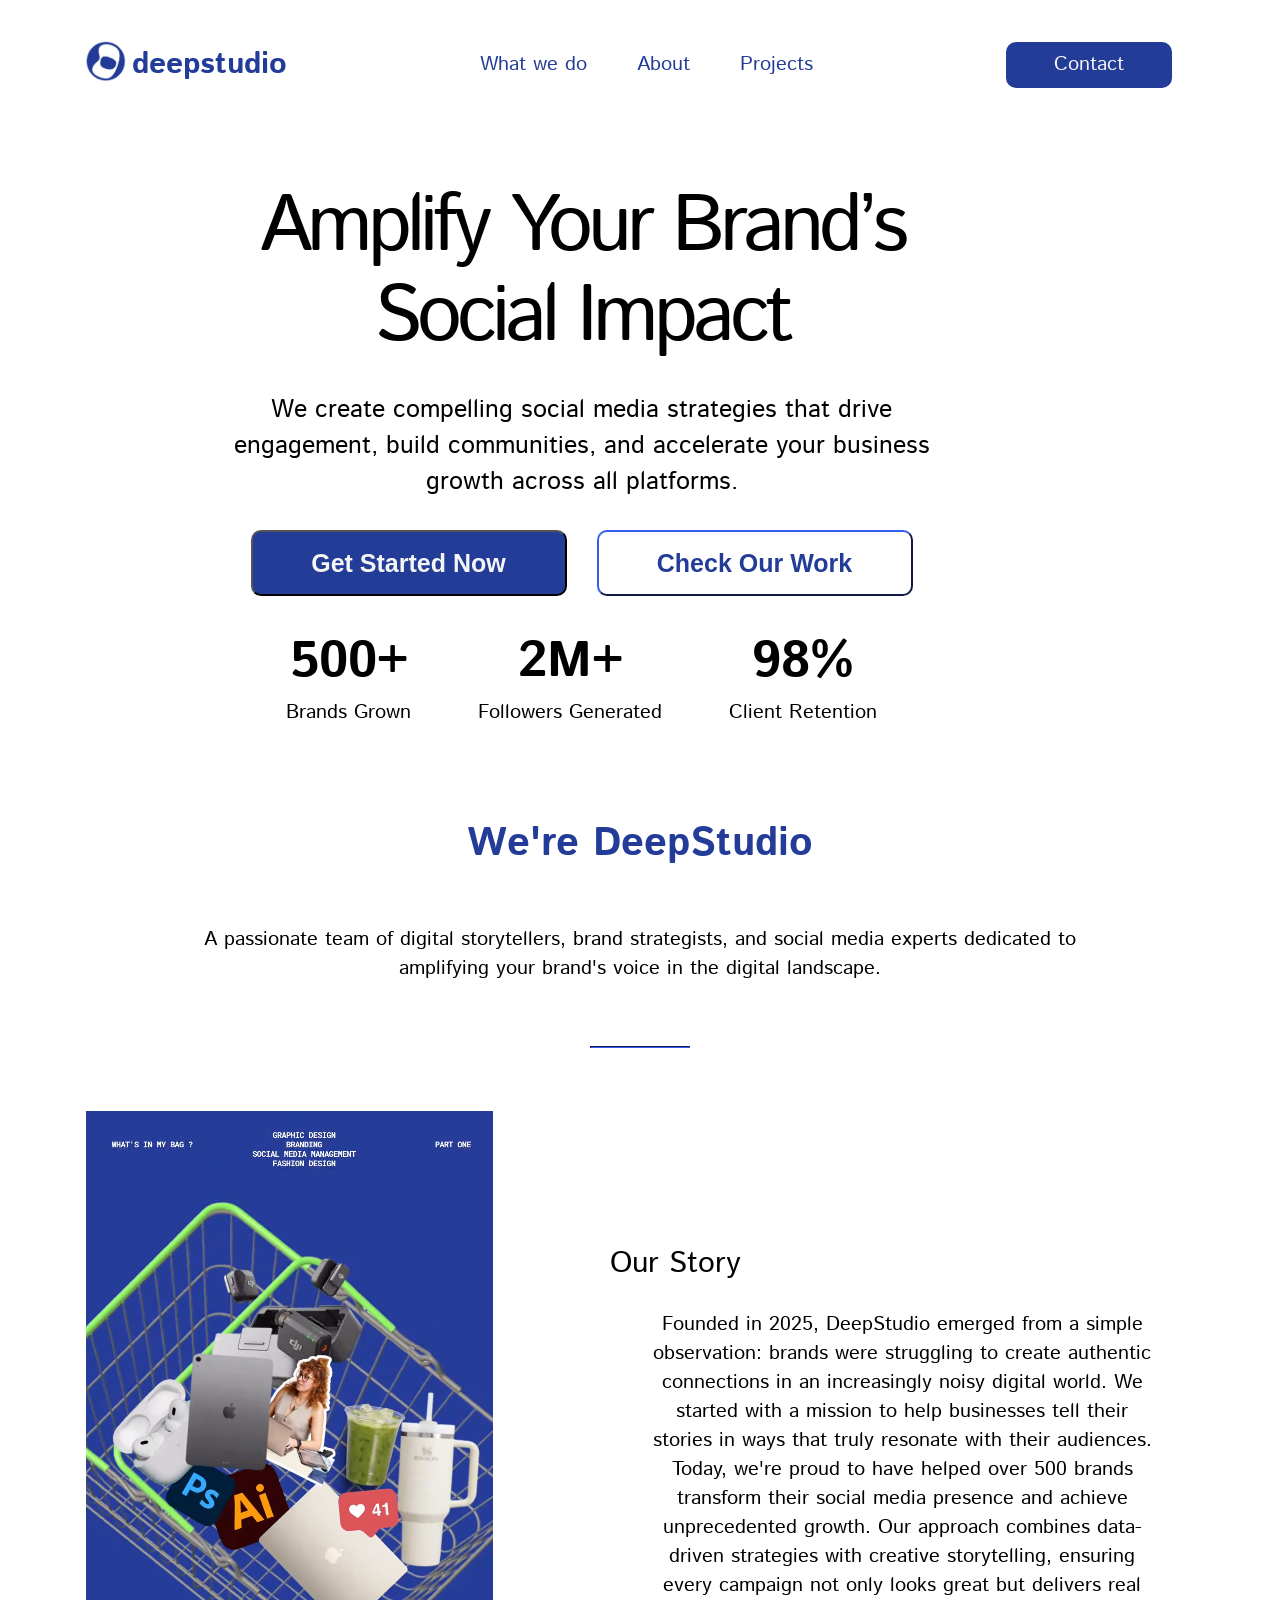
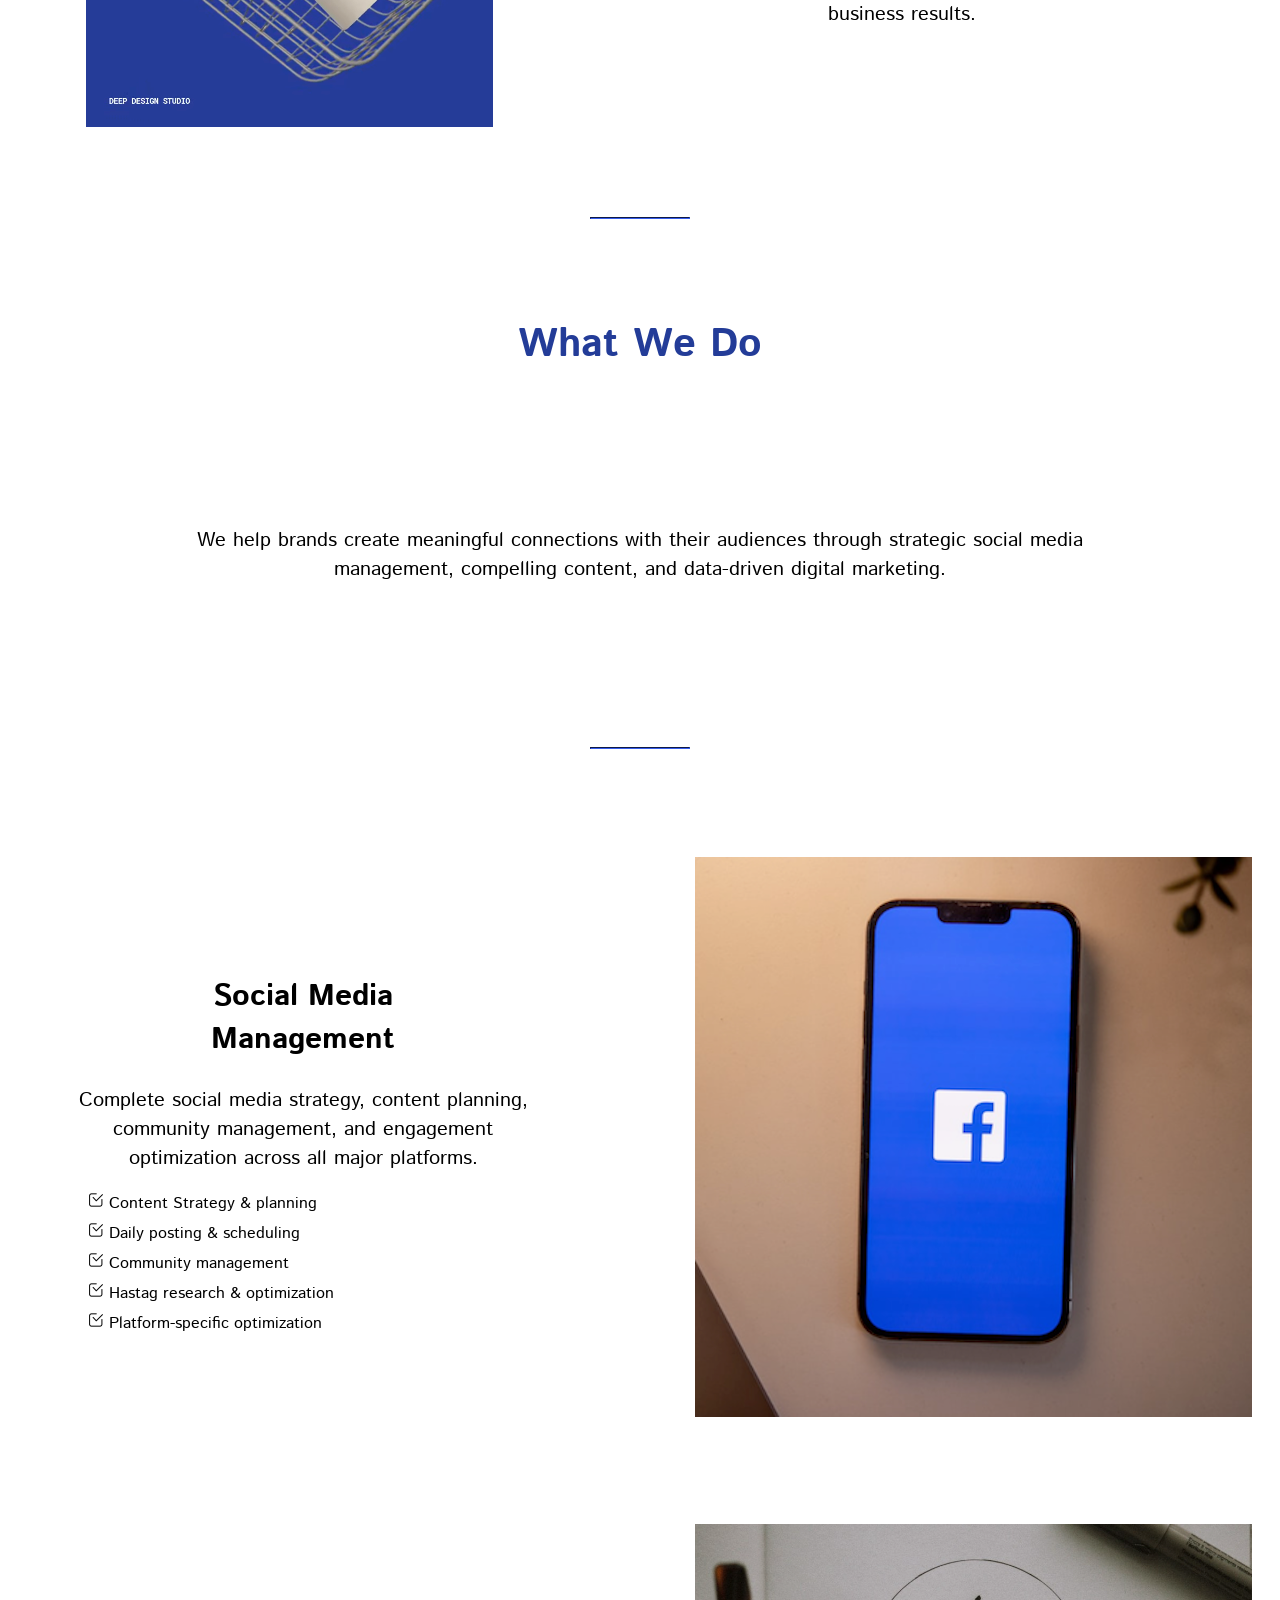
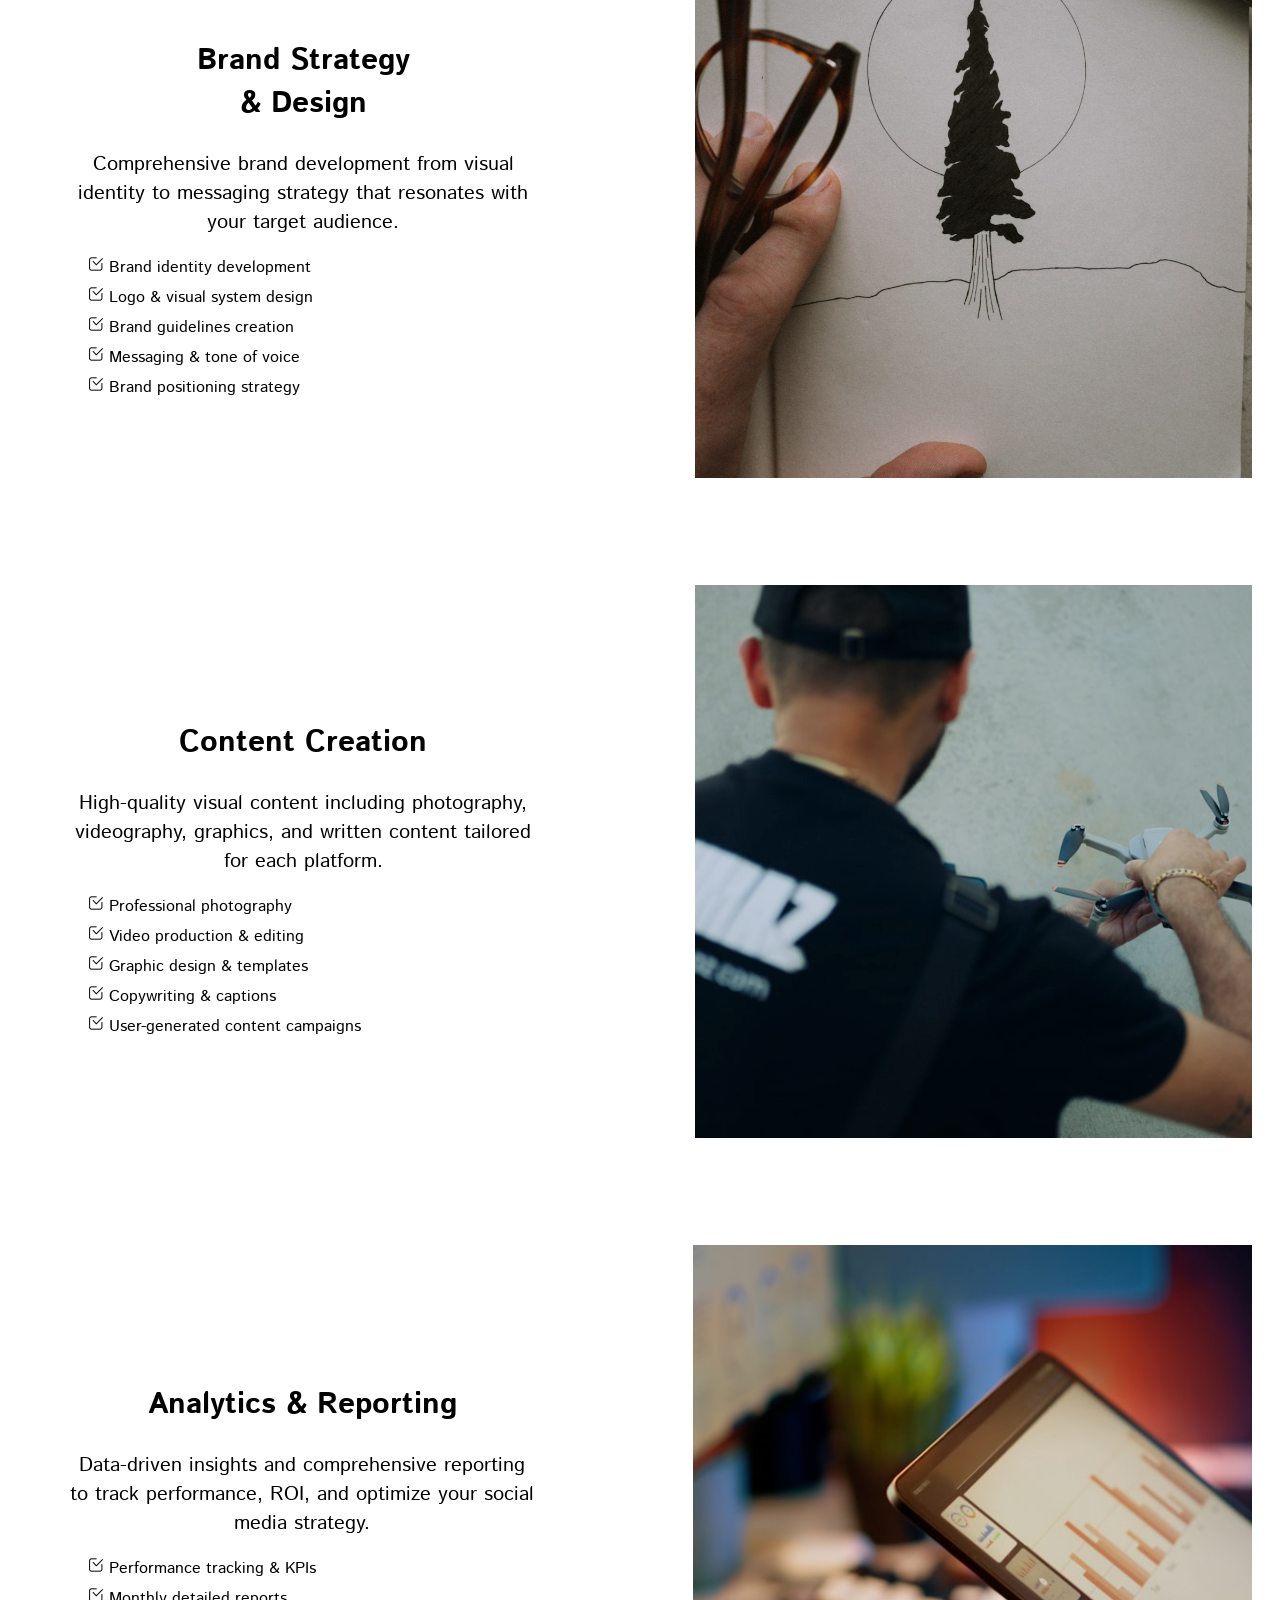
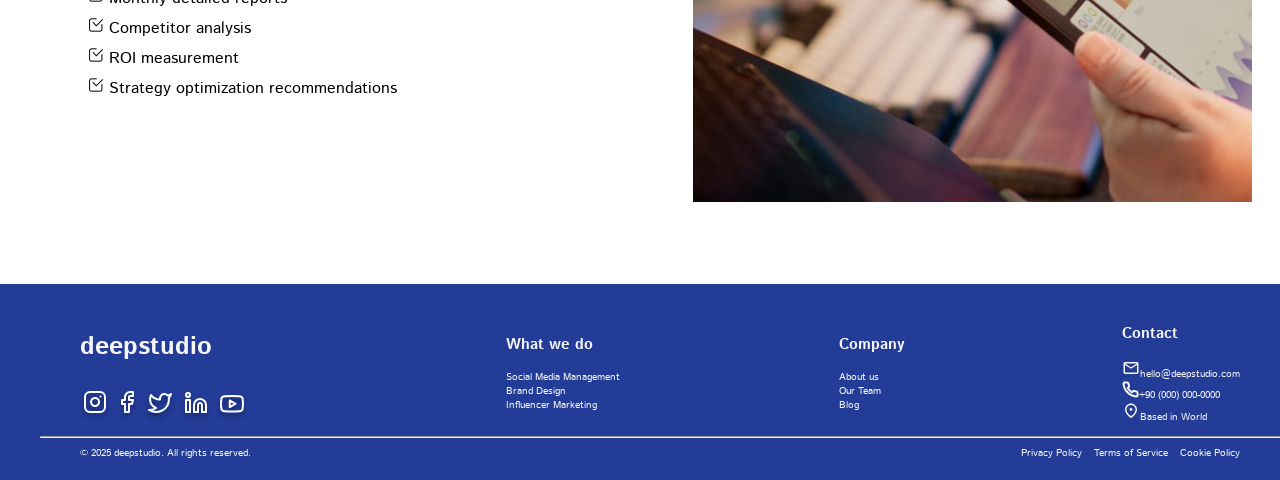
<file: index.html>
<!DOCTYPE html>
<html lang="en">

<head>
    <meta charset="UTF-8">
    <meta name="viewport" content="width=device-width, initial-scale=1.0">
    <title>deepstudio</title>
    <link rel="stylesheet" href="styles.css">
    <link rel="icon" type="image/x-icon" href="./Assets/Logo.png">
    <link rel="preconnect" href="https://fonts.googleapis.com">
    <link rel="preconnect" href="https://fonts.gstatic.com" crossorigin>
    <link
        href="https://fonts.googleapis.com/css2?family=Be+Vietnam+Pro:ital,wght@0,100;0,200;0,300;0,400;0,500;0,600;0,700;0,800;0,900;1,100;1,200;1,300;1,400;1,500;1,600;1,700;1,800;1,900&family=Istok+Web:ital,wght@0,400;0,700;1,400;1,700&family=Noto+Sans+JP:wght@100..900&family=Roboto:ital,wght@0,100..900;1,100..900&display=swap"
        rel="stylesheet">

</head>

<body>
    <header>
        <nav>
            <div class="navbar--logo">
                <a href="index.html"><img class="img--logo" src="./Assets/Logo.png" alt="logo"></a>
                <a class="text--logo" href="index.html">deepstudio</a>
            </div>
            <div class="navbar--links hidden--sm hidden--md">
                <a class="navbar--link" href="whatwedo.html">What we do</a>
                <a class="navbar--link" href="about.html">About</a>
                <a class="navbar--link" href="projects.html">Projects</a>
            </div>
            <div class="navbar--btn">
                
                <a href="contact.html" class="btn--primary hidden--sm" target="_parent">Contact</a>
            </div>

        <div>
            <a href="#" class="hidden--lg nav--menu">
                <img src="./Assets/menu-icon.svg" alt="menu icon"></a>
        </div>
        </nav>
    </header>
    <main>
        <section>
            <div class="hero--context">
                <div class="hero--right">
                    <picture>
                        <source media="(width < 728px)" srcset="./Assets/hero-photo-sm.png" />
                        <source media="(width > 728.98px)" srcset="./Assets/hero-photo-md-lg.png" />
                        <img src="./Assets/hero-photo-md-lg.png" alt="A photo of founder with tasks" />
                    </picture>
                </div>
                <div class="hero--left">
                    <h1 class="hero--headline">Amplify Your Brand’s Social Impact</h1>
                    <p class="hero--text">We create compelling social media strategies that drive
                        engagement, build communities, and accelerate your business
                        growth across all platforms.</p>
                    <div class="hero--cta">
                        <button class="btn--primary btn--hero ">Get Started Now</button>
                        <button  class="btn--hero btn--check">Check Our Work</button>
                    </div>
                    <div class="hero--data">
                        <div>
                            <div class="data--numbers">500+</div>
                            <div class="data--dfn">Brands Grown</div>
                        </div>
                        <div>
                            <div class="data--numbers">2M+</div>
                            <div class="data--dfn">Followers Generated</div>
                        </div>
                        <div>
                            <div class="data--numbers">98%</div>
                            <div class="data--dfn">Client Retention</div>
                        </div>
                    </div>
                </div>

            </div>

        </section>
        <section class="section--about">
            <h1 class="section--about--title">We're DeepStudio</h1>

            <p class="section--about--text"> A passionate team of digital storytellers, brand strategists, and social media experts dedicated to <br> amplifying your brand's voice in the digital landscape.
            </p>
            <hr>

            <div class="section--about--content">
                
                <div>
            
                <picture>
                        <source media="(width < 1024px)" srcset="./Assets/about-photo-sm.png" />
                        <source media="(width > 1024.98px)" srcset="./Assets/about-photo-md-lg.png" />
                        <img src="./Assets/about-photo-md-lg.png" alt="A photo of the team & the work" />
                    </picture>
            </div>
            <div class="section--about--right">
                    <h2 class="section--about--right--title">
                        Our Story
                    </h2>
                    <p class="section--about--right--text">Founded in 2025, DeepStudio emerged from a simple observation: brands were struggling to create authentic connections in an increasingly noisy digital world.

We started with a mission to help businesses tell their stories in ways that truly resonate with their audiences. Today, we're proud to have helped over 500 brands transform their social media presence and achieve unprecedented growth.

Our approach combines data-driven strategies with creative storytelling, ensuring every campaign not only looks great but delivers real business results.</p>

                </div>
            </div>
            <hr>
            
        </section>
        <section class="section--whatwedo">
        <h2>What We Do</h2>
        <p>We help brands create meaningful connections with their audiences through strategic social media<br> management,
            compelling content, and data-driven digital marketing.</p>
        
            <hr>
        
            <div class="section--whatwedo--contents">
                <div class="section--whatwedo--text" >
                    <h2>Social Media <br> Management</h2>
                    <p>Complete social media strategy, content planning, community management, and engagement optimization across all major platforms.</p>
                    <ul>
                        <li><img src="./Assets/list-icon.svg" alt="list icon"> Content Strategy & planning</li>
                        <li><img src="./Assets/list-icon.svg" alt="list icon"> Daily posting & scheduling</li>
                        <li><img src="./Assets/list-icon.svg" alt="list icon"> Community management</li>
                        <li><img src="./Assets/list-icon.svg" alt="list icon"> Hastag research & optimization</li>
                        <li><img src="./Assets/list-icon.svg" alt="list icon"> Platform-specific optimization</li>
                    </ul>
                </div>
                <div class="section--whatwedo--photo">
                    <picture>
                        <source media="(width < 1024px)" srcset="./Assets/wwd-photo-1-sm.png" />
                        <source media="(width > 1024.98px)" srcset="./Assets/wwd-photo-1-md-lg.png" />
                        <img src="./Assets/wwd-photo-1-md-lg.png" alt="Facebook page on mobile" />
                    </picture>
                </div>
                
            </div>

            <div class="section--whatwedo--contents">
                
                <div class="section--whatwedo--text">
                    <h2>Brand Strategy<br> & Design</h2>
                    <p>Comprehensive brand development from visual identity to messaging strategy that resonates with your target audience.</p>
                    <ul>
                        <li><img src="./Assets/list-icon.svg" alt="list icon"> Brand identity development</li>
                        <li><img src="./Assets/list-icon.svg" alt="list icon"> Logo & visual system design</li>
                        <li><img src="./Assets/list-icon.svg" alt="list icon"> Brand guidelines creation</li>
                        <li><img src="./Assets/list-icon.svg" alt="list icon"> Messaging & tone of voice</li>
                        <li><img src="./Assets/list-icon.svg" alt="list icon"> Brand positioning strategy</li>
                    </ul>
                </div>
                <div class="section--whatwedo--photo">
                    <picture>
                        <source media="(width < 1024px)" srcset="./Assets/wwd-photo-2-sm.png" />
                        <source media="(width > 1024.98px)" srcset="./Assets/wwd-photo-2-md-lg.png" />
                        <img src="./Assets/wwd-photo-2-md-lg.png" alt="A photo about branding strategies" />
                    </picture>
                </div>
                
                
            </div>
            <div class="section--whatwedo--contents">
                
                <div class="section--whatwedo--text">
                    <h2>Content Creation</h2>
                    <p>High-quality visual content including photography, videography, graphics, and written content tailored for each platform.</p>
                    <ul>
                        <li><img src="./Assets/list-icon.svg" alt="list icon"> Professional photography</li>
                        <li><img src="./Assets/list-icon.svg" alt="list icon"> Video production & editing</li>
                        <li><img src="./Assets/list-icon.svg" alt="list icon"> Graphic design & templates</li>
                        <li><img src="./Assets/list-icon.svg" alt="list icon"> Copywriting & captions</li>
                        <li><img src="./Assets/list-icon.svg" alt="list icon"> User-generated content campaigns</li>
                    </ul>
                </div>
                <div class="section--whatwedo--photo">
                    <picture>
                        <source media="(width < 1024px)" srcset="./Assets/wwd-photo-3-sm.png" />
                        <source media="(width > 1024.98px)" srcset="./Assets/wwd-photo-3-md-lg.png" />
                        <img src="./Assets/wwd-photo-3-md-lg.png" alt="A photo about content creation" />
                    </picture>
                </div>
                
                
            </div>
            <div class="section--whatwedo--contents">
                    
                    <div class="section--whatwedo--text ">
                        <h2>Analytics & Reporting</h2>
                        <p>Data-driven insights and comprehensive reporting to track performance, ROI, and optimize your social media
                            strategy.</p>
                        <ul>
                            <li><img src="./Assets/list-icon.svg" alt="list icon"> Performance tracking & KPIs</li>
                        <li><img src="./Assets/list-icon.svg" alt="list icon"> Monthly detailed reports</li>
                        <li><img src="./Assets/list-icon.svg" alt="list icon"> Competitor analysis</li>
                        <li><img src="./Assets/list-icon.svg" alt="list icon"> ROI measurement</li>
                        <li><img src="./Assets/list-icon.svg" alt="list icon"> Strategy optimization recommendations</li>
                    </ul>
                </div>
                <div >
                        <picture>
                        <source media="(width < 1024px)" srcset="./Assets/wwd-photo-4-sm.png" />
                        <source media="(width > 1024.98px)" srcset="./Assets/wwd-photo-4-md-lg.png" />
                        <img src="./Assets/wwd-photo-4-md-lg.png" alt="A photo about analytics" />
                    </picture>
                    </div>
            </div>
    </section>
  
        
    </main>
    <footer>
        <div class="footer--top">
            <div class="footer--logo">
                <p>deepstudio</p>
                <div>
                    <a href="https://www.instagram.com/deepstudio.ai/" target="_blank"><img
                            src="./Assets/instagram-icon.svg" alt="instagram icon"></a>
                    <a href="https://wwww.facebook.com" target="_blank"><img src="./Assets/fb-icon.svg"
                            alt="facebook icon"></a>
                    <a href="https://wwww.x.com" target="_blank"><img src="./Assets/x-icon.svg" alt="x icon"></a>
                    <a href="https://www.linkedin.com" target="_blank"><img src="./Assets/in-icon.svg"
                            alt="linkedin icon"></a>
                    <a href="https://www.youtube.com" target="_blank"><img src="./Assets/yt-icon.svg"
                            alt="youtube icon"></a>
                </div>
            </div>
    
            <div class="column hidden--sm hidden--md">
                <p>What we do</p>
                <a href="#">Social Media Management</a>
                <a href="#">Brand Design</a>
                <a href="#">Influencer Marketing</a>
            </div>
            <div class="column hidden--sm hidden--md">
                <p>Company</p>
                <a href="#">About us</a>
                <a href="#">Our Team</a>
                <a href="#">Blog</a>
            </div>
            <div class="column hidden--sm hidden--md">
                <p>Contact</p>
                <a href="#"><img src="./Assets/email-icon.svg" alt="email icon">hello@deepstudio.com</a>
                <a href="#"><img src="./Assets/phone-icon.svg" alt="phone icon">+90 (000) 000-0000</a>
                <a href="#"><img src="./Assets/location-icon.svg" alt="location icon">Based in World</a>
            </div>
        </div>
        <hr>

        <div class="footer--bottom ">
            <span>© 2025 deepstudio. All rights reserved.</span>
            <div class="hidden--sm hidden--md">
                <a href="#">Privacy Policy</a>
                <a href="#">Terms of Service</a>
                <a href="#">Cookie Policy</a>
            </div>
        </div>
    </footer>

</body>


</html>
</file>
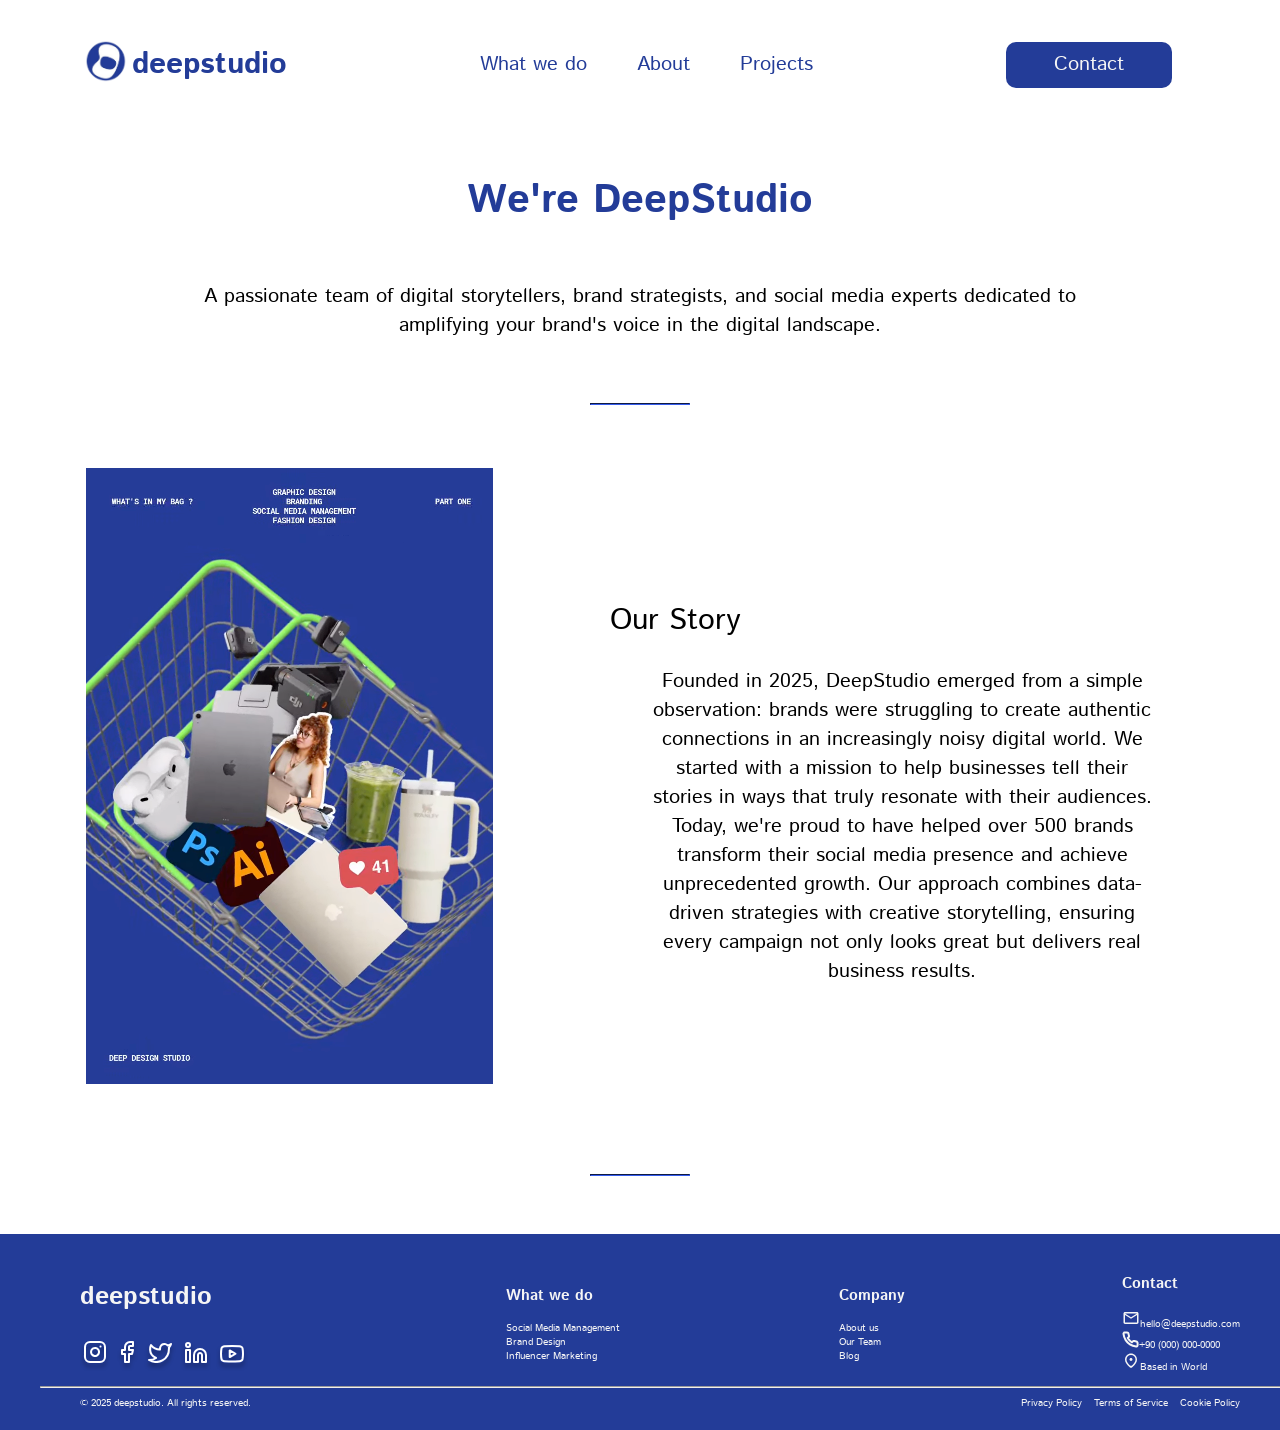
<file: about.html>
<!DOCTYPE html>
<html lang="en">

<head>
    <meta charset="UTF-8">
    <meta name="viewport" content="width=device-width, initial-scale=1.0">
    <title>deepstudio</title>
    <link rel="stylesheet" href="styles.css">
    <link rel="icon" type="image/x-icon" href="./Assets/Logo.png">
    <link rel="preconnect" href="https://fonts.googleapis.com">
    <link rel="preconnect" href="https://fonts.gstatic.com" crossorigin>
    <link
        href="https://fonts.googleapis.com/css2?family=Be+Vietnam+Pro:ital,wght@0,100;0,200;0,300;0,400;0,500;0,600;0,700;0,800;0,900;1,100;1,200;1,300;1,400;1,500;1,600;1,700;1,800;1,900&family=Istok+Web:ital,wght@0,400;0,700;1,400;1,700&family=Noto+Sans+JP:wght@100..900&family=Roboto:ital,wght@0,100..900;1,100..900&display=swap"
        rel="stylesheet">

</head>

<body>
    <header>
        <nav>
            <div class="navbar--logo">
                <a href="index.html"><img class="img--logo" src="./Assets/Logo.png" alt="logo"></a>
                <a class="text--logo" href="index.html">deepstudio</a>
            </div>
            <div class="navbar--links hidden--sm hidden--md">
                <a class="navbar--link" href="whatwedo.html">What we do</a>
                <a class="navbar--link" href="about.html">About</a>
                <a class="navbar--link" href="projects.html">Projects</a>
            </div>
            <div class="navbar--btn">
                
                <a href="contact.html" class="btn--primary hidden--sm hidden--md" target="_parent">Contact</a>
            </div>

        <div>
            <a href="#" class="hidden--lg nav--menu">
                <img src="./Assets/menu-icon.svg" alt="menu icon"></a>
        </div>
        
        </nav>
    </header>
    <main>
         <section class="section--about">
            <h1 class="section--about--title">We're DeepStudio</h1>

            <p class="section--about--text"> A passionate team of digital storytellers, brand strategists, and social media experts dedicated to <br> amplifying your brand's voice in the digital landscape.
            </p>
            <hr>

            <div class="section--about--content">
                
                <div>
            
                <picture>
                        <source media="(width < 728px)" srcset="./Assets/about-photo-sm.png" />
                        <source media="(width > 728.98px)" srcset="./Assets/about-photo-md-lg.png" />
                        <img src="./Assets/about-photo-md-lg.png" alt="A photo of the team & the work" />
                    </picture>
            </div>
            <div class="section--about--right">
                    <h2 class="section--about--right--title">
                        Our Story
                    </h2>
                    <p class="section--about--right--text">Founded in 2025, DeepStudio emerged from a simple observation: brands were struggling to create authentic connections in an increasingly noisy digital world.

We started with a mission to help businesses tell their stories in ways that truly resonate with their audiences. Today, we're proud to have helped over 500 brands transform their social media presence and achieve unprecedented growth.

Our approach combines data-driven strategies with creative storytelling, ensuring every campaign not only looks great but delivers real business results.</p>

                </div>
            </div>
            <hr>
            
        </section>

        
    </main>
    <footer>
        <div class="footer--top">
            <div class="footer--logo">
                <p>deepstudio</p>
                <div>
                    <a href="https://www.instagram.com/deepstudio.ai/" target="_blank"><img
                            src="./Assets/instagram-icon.svg" alt="instagram icon"></a>
                    <a href="https://wwww.facebook.com" target="_blank"><img src="./Assets/fb-icon.svg"
                            alt="facebook icon"></a>
                    <a href="https://wwww.x.com" target="_blank"><img src="./Assets/x-icon.svg" alt="x icon"></a>
                    <a href="https://www.linkedin.com" target="_blank"><img src="./Assets/in-icon.svg"
                            alt="linkedin icon"></a>
                    <a href="https://www.youtube.com" target="_blank"><img src="./Assets/yt-icon.svg"
                            alt="youtube icon"></a>
                </div>
            </div>
    
            <div class="column hidden--sm hidden--md">
                <p>What we do</p>
                <a href="#">Social Media Management</a>
                <a href="#">Brand Design</a>
                <a href="#">Influencer Marketing</a>
            </div>
            <div class="column hidden--sm hidden--md">
                <p>Company</p>
                <a href="#">About us</a>
                <a href="#">Our Team</a>
                <a href="#">Blog</a>
            </div>
            <div class="column hidden--sm hidden--md">
                <p>Contact</p>
                <a href="#"><img src="./Assets/email-icon.svg" alt="email icon">hello@deepstudio.com</a>
                <a href="#"><img src="./Assets/phone-icon.svg" alt="phone icon">+90 (000) 000-0000</a>
                <a href="#"><img src="./Assets/location-icon.svg" alt="location icon">Based in World</a>
            </div>
        </div>
        <hr>

        <div class="footer--bottom ">
            <span>© 2025 deepstudio. All rights reserved.</span>
            <div class="hidden--sm hidden--md">
                <a href="#">Privacy Policy</a>
                <a href="#">Terms of Service</a>
                <a href="#">Cookie Policy</a>
            </div>
        </div>
    </footer>
</body>


</html>
</file>
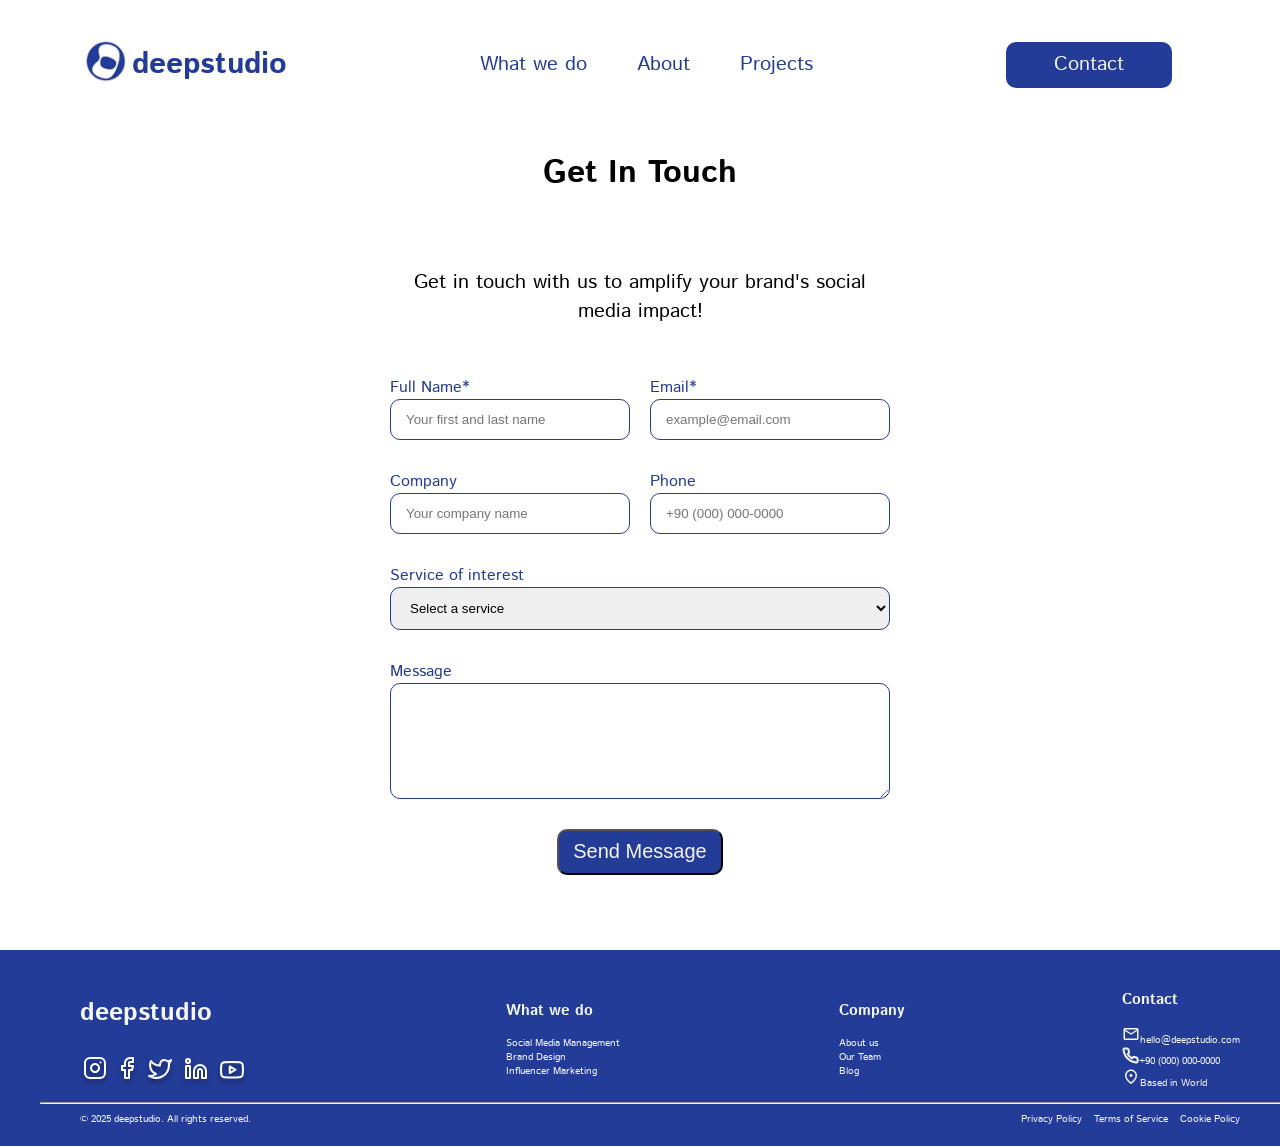
<file: contact.html>
<!DOCTYPE html>
<html lang="en">

<head>
    <meta charset="UTF-8">
    <meta name="viewport" content="width=device-width, initial-scale=1.0">
    <title>deepstudio</title>
    <link rel="stylesheet" href="styles.css">
    <link rel="icon" type="image/x-icon" href="./Assets/Logo.png">
    <link rel="preconnect" href="https://fonts.googleapis.com">
    <link rel="preconnect" href="https://fonts.gstatic.com" crossorigin>
    <link
        href="https://fonts.googleapis.com/css2?family=Be+Vietnam+Pro:ital,wght@0,100;0,200;0,300;0,400;0,500;0,600;0,700;0,800;0,900;1,100;1,200;1,300;1,400;1,500;1,600;1,700;1,800;1,900&family=Istok+Web:ital,wght@0,400;0,700;1,400;1,700&family=Noto+Sans+JP:wght@100..900&family=Roboto:ital,wght@0,100..900;1,100..900&display=swap"
        rel="stylesheet">

</head>

<body>
    
    <header>
        <nav>
            <div class="navbar--logo">
                <a href="index.html"><img class="img--logo" src="./Assets/Logo.png" alt="logo"></a>
                <a class="text--logo" href="index.html">deepstudio</a>
            </div>
            <div class="navbar--links hidden--sm hidden--md">
                <a class="navbar--link" href="whatwedo.html">What we do</a>
                <a class="navbar--link" href="about.html">About</a>
                <a class="navbar--link" href="projects.html">Projects</a>
            </div>
            <div class="navbar--btn">
                
                <a href="contact.html" class="btn--primary hidden--sm hidden--md" target="_parent">Contact</a>
            </div>

        <div>
            <a href="#" class="hidden--lg nav--menu">
                <img src="./Assets/menu-icon.svg" alt="menu icon"></a>
        </div>
        
        </nav>
    </header>
    <main>
    <form method="post" action="#">
        <h1>Get In Touch</h1>
        <p>Get in touch with us to amplify your brand's social media impact!</p>
        <div class="form--row">

            <div class="form--group">
                <label for="name">Full Name*</label>
                <input type="text" id="name" name="name" placeholder="Your first and last name" required>
            </div>
            <div class="form--group">
                <label for="email">Email*</label>
                <input type="email" id="email" name="email" placeholder="example@email.com" required>
            </div>
        </div>
        <div class="form--row">
            <div class="form--group">
                <label for="company">Company</label>
                <input type="text" id="company" name="company" placeholder="Your company name">
            </div>

            <div class="form--group">
                <label for="phone">Phone</label>
                <input type="phone" id="phone" name="phone" placeholder="+90 (000) 000-0000">
            </div>
        </div>

        <div class="form--group">
            <label for="referrer">Service of interest</label>

            <select id="referrer" name="referrer" >
                <option value="selectaservice">Select a service</option>
                <option value="socialmediamanagement">Social Media Management</option>
                <option value="branddesign">Brand Design</option>
                <option value="influencermarketing">Influencer Marketing</option>
                <option value="contentcreation">Content Creation</option>
                <option value="digitaladvertising">Digital Advertising</option>
                <option value="strategyconsulting">Strategy Consulting</option>
            </select>
        </div>

        <div class="form--group">
            <label for="message">Message</label>
            <textarea id="message" rows="6" cols="20
                placeholder="Share your project details, expectations, and questions..."></textarea>
        </div>

        <button type="submit" class="btn--primary btn--submit">Send Message</button>
    </form>

    
    </main>
    <footer>
        <div class="footer--top">
            <div class="footer--logo">
                <p>deepstudio</p>
                <div>
                    <a href="https://www.instagram.com/deepstudio.ai/" target="_blank"><img
                            src="./Assets/instagram-icon.svg" alt="instagram icon"></a>
                    <a href="https://wwww.facebook.com" target="_blank"><img src="./Assets/fb-icon.svg"
                            alt="facebook icon"></a>
                    <a href="https://wwww.x.com" target="_blank"><img src="./Assets/x-icon.svg" alt="x icon"></a>
                    <a href="https://www.linkedin.com" target="_blank"><img src="./Assets/in-icon.svg"
                            alt="linkedin icon"></a>
                    <a href="https://www.youtube.com" target="_blank"><img src="./Assets/yt-icon.svg"
                            alt="youtube icon"></a>
                </div>
            </div>
    
            <div class="column hidden--sm hidden--md">
                <p>What we do</p>
                <a href="#">Social Media Management</a>
                <a href="#">Brand Design</a>
                <a href="#">Influencer Marketing</a>
            </div>
            <div class="column hidden--sm hidden--md">
                <p>Company</p>
                <a href="#">About us</a>
                <a href="#">Our Team</a>
                <a href="#">Blog</a>
            </div>
            <div class="column hidden--sm hidden--md">
                <p>Contact</p>
                <a href="#"><img src="./Assets/email-icon.svg" alt="email icon">hello@deepstudio.com</a>
                <a href="#"><img src="./Assets/phone-icon.svg" alt="phone icon">+90 (000) 000-0000</a>
                <a href="#"><img src="./Assets/location-icon.svg" alt="location icon">Based in World</a>
            </div>
        </div>
        <hr>

        <div class="footer--bottom ">
            <span>© 2025 deepstudio. All rights reserved.</span>
            <div class="hidden--sm hidden--md">
                <a href="#">Privacy Policy</a>
                <a href="#">Terms of Service</a>
                <a href="#">Cookie Policy</a>
            </div>
        </div>
    </footer>
</body>

</html>
</file>
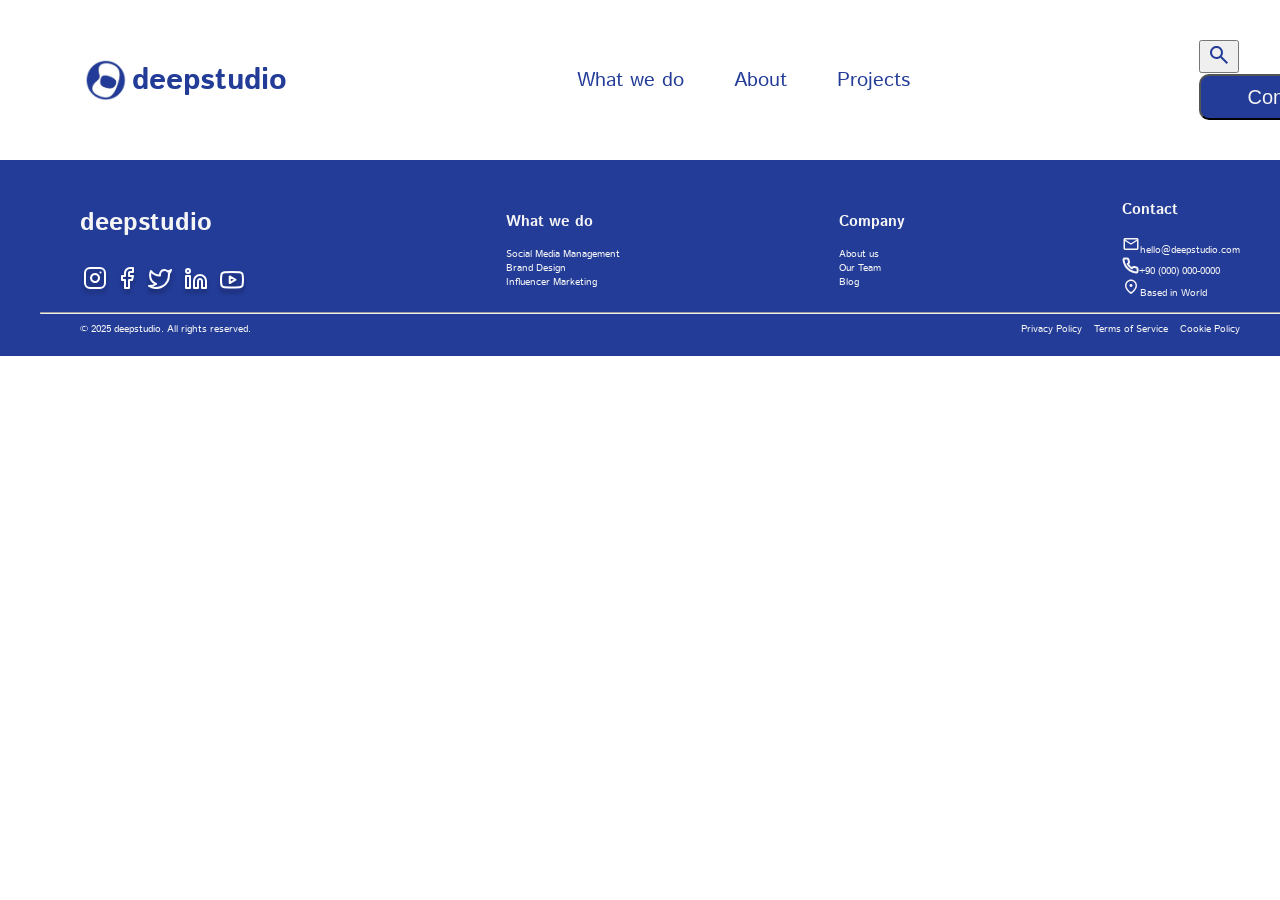
<file: form.html>
<!DOCTYPE html>
<html lang="en">

<head>
    <meta charset="UTF-8">
    <meta name="viewport" content="width=device-width, initial-scale=1.0">
    <title>deepstudio</title>
    <link rel="stylesheet" href="styles.css">
    <link rel="icon" type="image/x-icon" href="./Assets/Logo.png">
    <link rel="preconnect" href="https://fonts.googleapis.com">
    <link rel="preconnect" href="https://fonts.gstatic.com" crossorigin>
    <link
        href="https://fonts.googleapis.com/css2?family=Be+Vietnam+Pro:ital,wght@0,100;0,200;0,300;0,400;0,500;0,600;0,700;0,800;0,900;1,100;1,200;1,300;1,400;1,500;1,600;1,700;1,800;1,900&family=Istok+Web:ital,wght@0,400;0,700;1,400;1,700&family=Noto+Sans+JP:wght@100..900&family=Roboto:ital,wght@0,100..900;1,100..900&display=swap"
        rel="stylesheet">

</head>

<body>
    <header>
        <nav>
            <div class="navbar--logo">
                <img class="img--logo" src="./Assets/Logo.png" alt="logo">
                <a class="text--logo" href="index.html">deepstudio</a>
            </div>
            <div class="navbar--links">
                <a class="navbar--link" href="whatwedo.html">What we do</a>
                <a class="navbar--link" href="#">About</a>
                <a class="navbar--link" href="#">Projects</a>
            </div>
            <div class="navbar--btn">
                <button class="btn--src"><img src="./Assets/src.svg" alt="search icon"></button>
                <button class="btn--primary">Contact</button>
            </div>
        </nav>
    </header>


    <footer>
            <div class="footer--top">
                <div class="footer--logo">
                    <p>deepstudio</p>
                    <div>
                        <a href="https://www.instagram.com/deepstudio.ai/" target="_blank"><img
                                src="./Assets/instagram-icon.svg" alt="instagram icon"></a>
                        <a href="https://wwww.facebook.com" target="_blank"><img src="./Assets/fb-icon.svg"
                                alt="facebook icon"></a>
                        <a href="https://wwww.x.com" target="_blank"><img src="./Assets/x-icon.svg" alt="x icon"></a>
                        <a href="https://www.linkedin.com" target="_blank"><img src="./Assets/in-icon.svg"
                                alt="linkedin icon"></a>
                        <a href="https://www.youtube.com" target="_blank"><img src="./Assets/yt-icon.svg"
                                alt="youtube icon"></a>
                    </div>
                    </div>

                <div class="column">
                    <p>What we do</p>
                    <a href="#">Social Media Management</a>
                    <a href="#">Brand Design</a>
                    <a href="#">Influencer Marketing</a>
                </div>
                <div class="column">
                    <p>Company</p>
                    <a href="#">About us</a>
                    <a href="#">Our Team</a>
                    <a href="#">Blog</a>
                </div>
                <div class="column">
                    <p>Contact</p>
                    <a href="#"><img src="./Assets/email-icon.svg" alt="email icon">hello@deepstudio.com</a>
                    <a href="#"><img src="./Assets/phone-icon.svg" alt="phone icon">+90 (000) 000-0000</a>
                    <a href="#"><img src="./Assets/location-icon.svg" alt="location icon">Based in World</a>
                </div>
            </div>
            <hr>
            <div class="footer--bottom">
                <span>© 2025 deepstudio. All rights reserved.</span>
                <div>
                    <a href="#">Privacy Policy</a>
                    <a href="#">Terms of Service</a>
                    <a href="#">Cookie Policy</a>
                </div>
            </div>
        </footer>
</file>
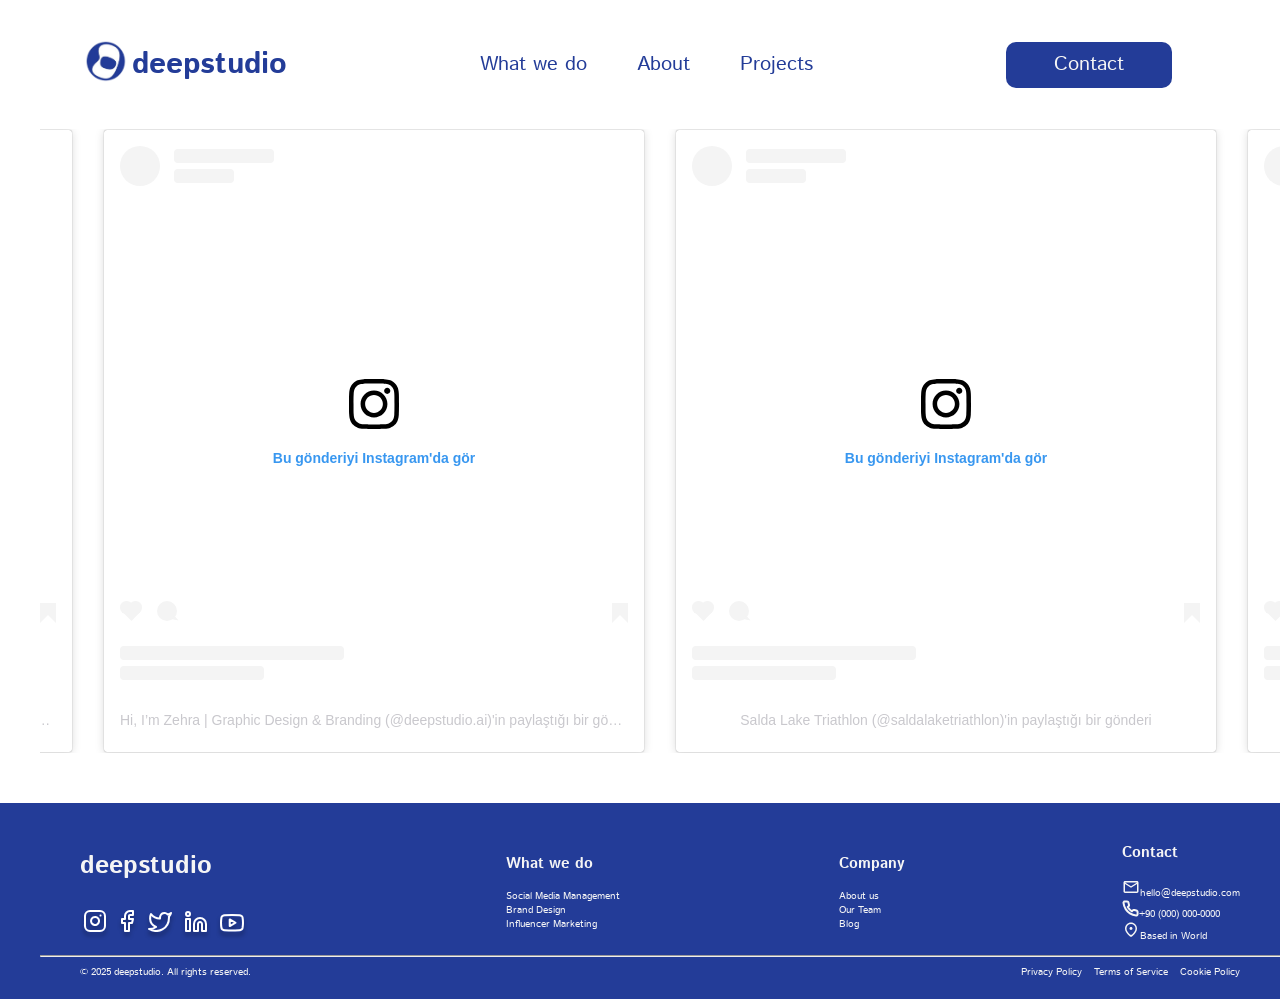
<file: projects.html>
<!DOCTYPE html>
<html lang="en">

<head>
    <meta charset="UTF-8">
    <meta name="viewport" content="width=device-width, initial-scale=1.0">
    <title>deepstudio</title>
    <link rel="stylesheet" href="styles.css">
    <link rel="icon" type="image/x-icon" href="./Assets/Logo.png">
    <link rel="preconnect" href="https://fonts.googleapis.com">
    <link rel="preconnect" href="https://fonts.gstatic.com" crossorigin>
    <link
        href="https://fonts.googleapis.com/css2?family=Be+Vietnam+Pro:ital,wght@0,100;0,200;0,300;0,400;0,500;0,600;0,700;0,800;0,900;1,100;1,200;1,300;1,400;1,500;1,600;1,700;1,800;1,900&family=Istok+Web:ital,wght@0,400;0,700;1,400;1,700&family=Noto+Sans+JP:wght@100..900&family=Roboto:ital,wght@0,100..900;1,100..900&display=swap"
        rel="stylesheet">

</head>

<body>
    <header>
        <nav>
            <div class="navbar--logo">
                <a href="index.html"><img class="img--logo" src="./Assets/Logo.png" alt="logo"></a>
                <a class="text--logo" href="index.html">deepstudio</a>
            </div>
            <div class="navbar--links hidden--sm hidden--md">
                <a class="navbar--link" href="whatwedo.html">What we do</a>
                <a class="navbar--link" href="about.html">About</a>
                <a class="navbar--link" href="projects.html">Projects</a>
            </div>
            <div class="navbar--btn">
                
                <a href="contact.html" class="btn--primary hidden--sm hidden--md" target="_parent">Contact</a>
            </div>

        <div>
            <a href="#" class="hidden--lg nav--menu">
                <img src="./Assets/menu-icon.svg" alt="menu icon"></a>
        </div>
        
        </nav>
    </header>
    <main>
        <section class="section--projects">
            <h1 class="hidden--lg">
                Our Projects
            </h1>
        <blockquote class="instagram-media" data-instgrm-permalink="https://www.instagram.com/p/DNTeA4ENV0F/?utm_source=ig_embed&amp;utm_campaign=loading" data-instgrm-version="14" style=" background:#FFF; border:0; border-radius:3px; box-shadow:0 0 1px 0 rgba(0,0,0,0.5),0 1px 10px 0 rgba(0,0,0,0.15); margin: 1px; max-width:540px; min-width:326px; padding:0; width:99.375%; width:-webkit-calc(100% - 2px); width:calc(100% - 2px);"><div style="padding:16px;"> <a href="https://www.instagram.com/p/DNTeA4ENV0F/?utm_source=ig_embed&amp;utm_campaign=loading" style=" background:#FFFFFF; line-height:0; padding:0 0; text-align:center; text-decoration:none; width:100%;" target="_blank"> <div style=" display: flex; flex-direction: row; align-items: center;"> <div style="background-color: #F4F4F4; border-radius: 50%; flex-grow: 0; height: 40px; margin-right: 14px; width: 40px;"></div> <div style="display: flex; flex-direction: column; flex-grow: 1; justify-content: center;"> <div style=" background-color: #F4F4F4; border-radius: 4px; flex-grow: 0; height: 14px; margin-bottom: 6px; width: 100px;"></div> <div style=" background-color: #F4F4F4; border-radius: 4px; flex-grow: 0; height: 14px; width: 60px;"></div></div></div><div style="padding: 19% 0;"></div> <div style="display:block; height:50px; margin:0 auto 12px; width:50px;"><svg width="50px" height="50px" viewBox="0 0 60 60" version="1.1" xmlns="https://www.w3.org/2000/svg" xmlns:xlink="https://www.w3.org/1999/xlink"><g stroke="none" stroke-width="1" fill="none" fill-rule="evenodd"><g transform="translate(-511.000000, -20.000000)" fill="#000000"><g><path d="M556.869,30.41 C554.814,30.41 553.148,32.076 553.148,34.131 C553.148,36.186 554.814,37.852 556.869,37.852 C558.924,37.852 560.59,36.186 560.59,34.131 C560.59,32.076 558.924,30.41 556.869,30.41 M541,60.657 C535.114,60.657 530.342,55.887 530.342,50 C530.342,44.114 535.114,39.342 541,39.342 C546.887,39.342 551.658,44.114 551.658,50 C551.658,55.887 546.887,60.657 541,60.657 M541,33.886 C532.1,33.886 524.886,41.1 524.886,50 C524.886,58.899 532.1,66.113 541,66.113 C549.9,66.113 557.115,58.899 557.115,50 C557.115,41.1 549.9,33.886 541,33.886 M565.378,62.101 C565.244,65.022 564.756,66.606 564.346,67.663 C563.803,69.06 563.154,70.057 562.106,71.106 C561.058,72.155 560.06,72.803 558.662,73.347 C557.607,73.757 556.021,74.244 553.102,74.378 C549.944,74.521 548.997,74.552 541,74.552 C533.003,74.552 532.056,74.521 528.898,74.378 C525.979,74.244 524.393,73.757 523.338,73.347 C521.94,72.803 520.942,72.155 519.894,71.106 C518.846,70.057 518.197,69.06 517.654,67.663 C517.244,66.606 516.755,65.022 516.623,62.101 C516.479,58.943 516.448,57.996 516.448,50 C516.448,42.003 516.479,41.056 516.623,37.899 C516.755,34.978 517.244,33.391 517.654,32.338 C518.197,30.938 518.846,29.942 519.894,28.894 C520.942,27.846 521.94,27.196 523.338,26.654 C524.393,26.244 525.979,25.756 528.898,25.623 C532.057,25.479 533.004,25.448 541,25.448 C548.997,25.448 549.943,25.479 553.102,25.623 C556.021,25.756 557.607,26.244 558.662,26.654 C560.06,27.196 561.058,27.846 562.106,28.894 C563.154,29.942 563.803,30.938 564.346,32.338 C564.756,33.391 565.244,34.978 565.378,37.899 C565.522,41.056 565.552,42.003 565.552,50 C565.552,57.996 565.522,58.943 565.378,62.101 M570.82,37.631 C570.674,34.438 570.167,32.258 569.425,30.349 C568.659,28.377 567.633,26.702 565.965,25.035 C564.297,23.368 562.623,22.342 560.652,21.575 C558.743,20.834 556.562,20.326 553.369,20.18 C550.169,20.033 549.148,20 541,20 C532.853,20 531.831,20.033 528.631,20.18 C525.438,20.326 523.257,20.834 521.349,21.575 C519.376,22.342 517.703,23.368 516.035,25.035 C514.368,26.702 513.342,28.377 512.574,30.349 C511.834,32.258 511.326,34.438 511.181,37.631 C511.035,40.831 511,41.851 511,50 C511,58.147 511.035,59.17 511.181,62.369 C511.326,65.562 511.834,67.743 512.574,69.651 C513.342,71.625 514.368,73.296 516.035,74.965 C517.703,76.634 519.376,77.658 521.349,78.425 C523.257,79.167 525.438,79.673 528.631,79.82 C531.831,79.965 532.853,80.001 541,80.001 C549.148,80.001 550.169,79.965 553.369,79.82 C556.562,79.673 558.743,79.167 560.652,78.425 C562.623,77.658 564.297,76.634 565.965,74.965 C567.633,73.296 568.659,71.625 569.425,69.651 C570.167,67.743 570.674,65.562 570.82,62.369 C570.966,59.17 571,58.147 571,50 C571,41.851 570.966,40.831 570.82,37.631"></path></g></g></g></svg></div><div style="padding-top: 8px;"> <div style=" color:#3897f0; font-family:Arial,sans-serif; font-size:14px; font-style:normal; font-weight:550; line-height:18px;">Bu gönderiyi Instagram&#39;da gör</div></div><div style="padding: 12.5% 0;"></div> <div style="display: flex; flex-direction: row; margin-bottom: 14px; align-items: center;"><div> <div style="background-color: #F4F4F4; border-radius: 50%; height: 12.5px; width: 12.5px; transform: translateX(0px) translateY(7px);"></div> <div style="background-color: #F4F4F4; height: 12.5px; transform: rotate(-45deg) translateX(3px) translateY(1px); width: 12.5px; flex-grow: 0; margin-right: 14px; margin-left: 2px;"></div> <div style="background-color: #F4F4F4; border-radius: 50%; height: 12.5px; width: 12.5px; transform: translateX(9px) translateY(-18px);"></div></div><div style="margin-left: 8px;"> <div style=" background-color: #F4F4F4; border-radius: 50%; flex-grow: 0; height: 20px; width: 20px;"></div> <div style=" width: 0; height: 0; border-top: 2px solid transparent; border-left: 6px solid #f4f4f4; border-bottom: 2px solid transparent; transform: translateX(16px) translateY(-4px) rotate(30deg)"></div></div><div style="margin-left: auto;"> <div style=" width: 0px; border-top: 8px solid #F4F4F4; border-right: 8px solid transparent; transform: translateY(16px);"></div> <div style=" background-color: #F4F4F4; flex-grow: 0; height: 12px; width: 16px; transform: translateY(-4px);"></div> <div style=" width: 0; height: 0; border-top: 8px solid #F4F4F4; border-left: 8px solid transparent; transform: translateY(-4px) translateX(8px);"></div></div></div> <div style="display: flex; flex-direction: column; flex-grow: 1; justify-content: center; margin-bottom: 24px;"> <div style=" background-color: #F4F4F4; border-radius: 4px; flex-grow: 0; height: 14px; margin-bottom: 6px; width: 224px;"></div> <div style=" background-color: #F4F4F4; border-radius: 4px; flex-grow: 0; height: 14px; width: 144px;"></div></div></a><p style=" color:#c9c8cd; font-family:Arial,sans-serif; font-size:14px; line-height:17px; margin-bottom:0; margin-top:8px; overflow:hidden; padding:8px 0 7px; text-align:center; text-overflow:ellipsis; white-space:nowrap;"><a href="https://www.instagram.com/p/DNTeA4ENV0F/?utm_source=ig_embed&amp;utm_campaign=loading" style=" color:#c9c8cd; font-family:Arial,sans-serif; font-size:14px; font-style:normal; font-weight:normal; line-height:17px; text-decoration:none;" target="_blank">Hi, I’m Zehra | Graphic Design &amp; Branding (@deepstudio.ai)&#39;in paylaştığı bir gönderi</a></p></div></blockquote>
<script async src="//www.instagram.com/embed.js"></script>

<blockquote class="instagram-media" data-instgrm-permalink="https://www.instagram.com/p/DND4gNxNGUI/?utm_source=ig_embed&amp;utm_campaign=loading" data-instgrm-version="14" style=" background:#FFF; border:0; border-radius:3px; box-shadow:0 0 1px 0 rgba(0,0,0,0.5),0 1px 10px 0 rgba(0,0,0,0.15); margin: 1px; max-width:540px; min-width:326px; padding:0; width:99.375%; width:-webkit-calc(100% - 2px); width:calc(100% - 2px);"><div style="padding:16px;"> <a href="https://www.instagram.com/p/DND4gNxNGUI/?utm_source=ig_embed&amp;utm_campaign=loading" style=" background:#FFFFFF; line-height:0; padding:0 0; text-align:center; text-decoration:none; width:100%;" target="_blank"> <div style=" display: flex; flex-direction: row; align-items: center;"> <div style="background-color: #F4F4F4; border-radius: 50%; flex-grow: 0; height: 40px; margin-right: 14px; width: 40px;"></div> <div style="display: flex; flex-direction: column; flex-grow: 1; justify-content: center;"> <div style=" background-color: #F4F4F4; border-radius: 4px; flex-grow: 0; height: 14px; margin-bottom: 6px; width: 100px;"></div> <div style=" background-color: #F4F4F4; border-radius: 4px; flex-grow: 0; height: 14px; width: 60px;"></div></div></div><div style="padding: 19% 0;"></div> <div style="display:block; height:50px; margin:0 auto 12px; width:50px;"><svg width="50px" height="50px" viewBox="0 0 60 60" version="1.1" xmlns="https://www.w3.org/2000/svg" xmlns:xlink="https://www.w3.org/1999/xlink"><g stroke="none" stroke-width="1" fill="none" fill-rule="evenodd"><g transform="translate(-511.000000, -20.000000)" fill="#000000"><g><path d="M556.869,30.41 C554.814,30.41 553.148,32.076 553.148,34.131 C553.148,36.186 554.814,37.852 556.869,37.852 C558.924,37.852 560.59,36.186 560.59,34.131 C560.59,32.076 558.924,30.41 556.869,30.41 M541,60.657 C535.114,60.657 530.342,55.887 530.342,50 C530.342,44.114 535.114,39.342 541,39.342 C546.887,39.342 551.658,44.114 551.658,50 C551.658,55.887 546.887,60.657 541,60.657 M541,33.886 C532.1,33.886 524.886,41.1 524.886,50 C524.886,58.899 532.1,66.113 541,66.113 C549.9,66.113 557.115,58.899 557.115,50 C557.115,41.1 549.9,33.886 541,33.886 M565.378,62.101 C565.244,65.022 564.756,66.606 564.346,67.663 C563.803,69.06 563.154,70.057 562.106,71.106 C561.058,72.155 560.06,72.803 558.662,73.347 C557.607,73.757 556.021,74.244 553.102,74.378 C549.944,74.521 548.997,74.552 541,74.552 C533.003,74.552 532.056,74.521 528.898,74.378 C525.979,74.244 524.393,73.757 523.338,73.347 C521.94,72.803 520.942,72.155 519.894,71.106 C518.846,70.057 518.197,69.06 517.654,67.663 C517.244,66.606 516.755,65.022 516.623,62.101 C516.479,58.943 516.448,57.996 516.448,50 C516.448,42.003 516.479,41.056 516.623,37.899 C516.755,34.978 517.244,33.391 517.654,32.338 C518.197,30.938 518.846,29.942 519.894,28.894 C520.942,27.846 521.94,27.196 523.338,26.654 C524.393,26.244 525.979,25.756 528.898,25.623 C532.057,25.479 533.004,25.448 541,25.448 C548.997,25.448 549.943,25.479 553.102,25.623 C556.021,25.756 557.607,26.244 558.662,26.654 C560.06,27.196 561.058,27.846 562.106,28.894 C563.154,29.942 563.803,30.938 564.346,32.338 C564.756,33.391 565.244,34.978 565.378,37.899 C565.522,41.056 565.552,42.003 565.552,50 C565.552,57.996 565.522,58.943 565.378,62.101 M570.82,37.631 C570.674,34.438 570.167,32.258 569.425,30.349 C568.659,28.377 567.633,26.702 565.965,25.035 C564.297,23.368 562.623,22.342 560.652,21.575 C558.743,20.834 556.562,20.326 553.369,20.18 C550.169,20.033 549.148,20 541,20 C532.853,20 531.831,20.033 528.631,20.18 C525.438,20.326 523.257,20.834 521.349,21.575 C519.376,22.342 517.703,23.368 516.035,25.035 C514.368,26.702 513.342,28.377 512.574,30.349 C511.834,32.258 511.326,34.438 511.181,37.631 C511.035,40.831 511,41.851 511,50 C511,58.147 511.035,59.17 511.181,62.369 C511.326,65.562 511.834,67.743 512.574,69.651 C513.342,71.625 514.368,73.296 516.035,74.965 C517.703,76.634 519.376,77.658 521.349,78.425 C523.257,79.167 525.438,79.673 528.631,79.82 C531.831,79.965 532.853,80.001 541,80.001 C549.148,80.001 550.169,79.965 553.369,79.82 C556.562,79.673 558.743,79.167 560.652,78.425 C562.623,77.658 564.297,76.634 565.965,74.965 C567.633,73.296 568.659,71.625 569.425,69.651 C570.167,67.743 570.674,65.562 570.82,62.369 C570.966,59.17 571,58.147 571,50 C571,41.851 570.966,40.831 570.82,37.631"></path></g></g></g></svg></div><div style="padding-top: 8px;"> <div style=" color:#3897f0; font-family:Arial,sans-serif; font-size:14px; font-style:normal; font-weight:550; line-height:18px;">Bu gönderiyi Instagram&#39;da gör</div></div><div style="padding: 12.5% 0;"></div> <div style="display: flex; flex-direction: row; margin-bottom: 14px; align-items: center;"><div> <div style="background-color: #F4F4F4; border-radius: 50%; height: 12.5px; width: 12.5px; transform: translateX(0px) translateY(7px);"></div> <div style="background-color: #F4F4F4; height: 12.5px; transform: rotate(-45deg) translateX(3px) translateY(1px); width: 12.5px; flex-grow: 0; margin-right: 14px; margin-left: 2px;"></div> <div style="background-color: #F4F4F4; border-radius: 50%; height: 12.5px; width: 12.5px; transform: translateX(9px) translateY(-18px);"></div></div><div style="margin-left: 8px;"> <div style=" background-color: #F4F4F4; border-radius: 50%; flex-grow: 0; height: 20px; width: 20px;"></div> <div style=" width: 0; height: 0; border-top: 2px solid transparent; border-left: 6px solid #f4f4f4; border-bottom: 2px solid transparent; transform: translateX(16px) translateY(-4px) rotate(30deg)"></div></div><div style="margin-left: auto;"> <div style=" width: 0px; border-top: 8px solid #F4F4F4; border-right: 8px solid transparent; transform: translateY(16px);"></div> <div style=" background-color: #F4F4F4; flex-grow: 0; height: 12px; width: 16px; transform: translateY(-4px);"></div> <div style=" width: 0; height: 0; border-top: 8px solid #F4F4F4; border-left: 8px solid transparent; transform: translateY(-4px) translateX(8px);"></div></div></div> <div style="display: flex; flex-direction: column; flex-grow: 1; justify-content: center; margin-bottom: 24px;"> <div style=" background-color: #F4F4F4; border-radius: 4px; flex-grow: 0; height: 14px; margin-bottom: 6px; width: 224px;"></div> <div style=" background-color: #F4F4F4; border-radius: 4px; flex-grow: 0; height: 14px; width: 144px;"></div></div></a><p style=" color:#c9c8cd; font-family:Arial,sans-serif; font-size:14px; line-height:17px; margin-bottom:0; margin-top:8px; overflow:hidden; padding:8px 0 7px; text-align:center; text-overflow:ellipsis; white-space:nowrap;"><a href="https://www.instagram.com/p/DND4gNxNGUI/?utm_source=ig_embed&amp;utm_campaign=loading" style=" color:#c9c8cd; font-family:Arial,sans-serif; font-size:14px; font-style:normal; font-weight:normal; line-height:17px; text-decoration:none;" target="_blank">Hi, I’m Zehra | Graphic Design &amp; Branding (@deepstudio.ai)&#39;in paylaştığı bir gönderi</a></p></div></blockquote>
<script async src="//www.instagram.com/embed.js"></script>

<blockquote class="instagram-media" data-instgrm-permalink="https://www.instagram.com/reel/DJW7PUrI3hw/?utm_source=ig_embed&amp;utm_campaign=loading" data-instgrm-version="14" style=" background:#FFF; border:0; border-radius:3px; box-shadow:0 0 1px 0 rgba(0,0,0,0.5),0 1px 10px 0 rgba(0,0,0,0.15); margin: 1px; max-width:540px; min-width:326px; padding:0; width:99.375%; width:-webkit-calc(100% - 2px); width:calc(100% - 2px);"><div style="padding:16px;"> <a href="https://www.instagram.com/reel/DJW7PUrI3hw/?utm_source=ig_embed&amp;utm_campaign=loading" style=" background:#FFFFFF; line-height:0; padding:0 0; text-align:center; text-decoration:none; width:100%;" target="_blank"> <div style=" display: flex; flex-direction: row; align-items: center;"> <div style="background-color: #F4F4F4; border-radius: 50%; flex-grow: 0; height: 40px; margin-right: 14px; width: 40px;"></div> <div style="display: flex; flex-direction: column; flex-grow: 1; justify-content: center;"> <div style=" background-color: #F4F4F4; border-radius: 4px; flex-grow: 0; height: 14px; margin-bottom: 6px; width: 100px;"></div> <div style=" background-color: #F4F4F4; border-radius: 4px; flex-grow: 0; height: 14px; width: 60px;"></div></div></div><div style="padding: 19% 0;"></div> <div style="display:block; height:50px; margin:0 auto 12px; width:50px;"><svg width="50px" height="50px" viewBox="0 0 60 60" version="1.1" xmlns="https://www.w3.org/2000/svg" xmlns:xlink="https://www.w3.org/1999/xlink"><g stroke="none" stroke-width="1" fill="none" fill-rule="evenodd"><g transform="translate(-511.000000, -20.000000)" fill="#000000"><g><path d="M556.869,30.41 C554.814,30.41 553.148,32.076 553.148,34.131 C553.148,36.186 554.814,37.852 556.869,37.852 C558.924,37.852 560.59,36.186 560.59,34.131 C560.59,32.076 558.924,30.41 556.869,30.41 M541,60.657 C535.114,60.657 530.342,55.887 530.342,50 C530.342,44.114 535.114,39.342 541,39.342 C546.887,39.342 551.658,44.114 551.658,50 C551.658,55.887 546.887,60.657 541,60.657 M541,33.886 C532.1,33.886 524.886,41.1 524.886,50 C524.886,58.899 532.1,66.113 541,66.113 C549.9,66.113 557.115,58.899 557.115,50 C557.115,41.1 549.9,33.886 541,33.886 M565.378,62.101 C565.244,65.022 564.756,66.606 564.346,67.663 C563.803,69.06 563.154,70.057 562.106,71.106 C561.058,72.155 560.06,72.803 558.662,73.347 C557.607,73.757 556.021,74.244 553.102,74.378 C549.944,74.521 548.997,74.552 541,74.552 C533.003,74.552 532.056,74.521 528.898,74.378 C525.979,74.244 524.393,73.757 523.338,73.347 C521.94,72.803 520.942,72.155 519.894,71.106 C518.846,70.057 518.197,69.06 517.654,67.663 C517.244,66.606 516.755,65.022 516.623,62.101 C516.479,58.943 516.448,57.996 516.448,50 C516.448,42.003 516.479,41.056 516.623,37.899 C516.755,34.978 517.244,33.391 517.654,32.338 C518.197,30.938 518.846,29.942 519.894,28.894 C520.942,27.846 521.94,27.196 523.338,26.654 C524.393,26.244 525.979,25.756 528.898,25.623 C532.057,25.479 533.004,25.448 541,25.448 C548.997,25.448 549.943,25.479 553.102,25.623 C556.021,25.756 557.607,26.244 558.662,26.654 C560.06,27.196 561.058,27.846 562.106,28.894 C563.154,29.942 563.803,30.938 564.346,32.338 C564.756,33.391 565.244,34.978 565.378,37.899 C565.522,41.056 565.552,42.003 565.552,50 C565.552,57.996 565.522,58.943 565.378,62.101 M570.82,37.631 C570.674,34.438 570.167,32.258 569.425,30.349 C568.659,28.377 567.633,26.702 565.965,25.035 C564.297,23.368 562.623,22.342 560.652,21.575 C558.743,20.834 556.562,20.326 553.369,20.18 C550.169,20.033 549.148,20 541,20 C532.853,20 531.831,20.033 528.631,20.18 C525.438,20.326 523.257,20.834 521.349,21.575 C519.376,22.342 517.703,23.368 516.035,25.035 C514.368,26.702 513.342,28.377 512.574,30.349 C511.834,32.258 511.326,34.438 511.181,37.631 C511.035,40.831 511,41.851 511,50 C511,58.147 511.035,59.17 511.181,62.369 C511.326,65.562 511.834,67.743 512.574,69.651 C513.342,71.625 514.368,73.296 516.035,74.965 C517.703,76.634 519.376,77.658 521.349,78.425 C523.257,79.167 525.438,79.673 528.631,79.82 C531.831,79.965 532.853,80.001 541,80.001 C549.148,80.001 550.169,79.965 553.369,79.82 C556.562,79.673 558.743,79.167 560.652,78.425 C562.623,77.658 564.297,76.634 565.965,74.965 C567.633,73.296 568.659,71.625 569.425,69.651 C570.167,67.743 570.674,65.562 570.82,62.369 C570.966,59.17 571,58.147 571,50 C571,41.851 570.966,40.831 570.82,37.631"></path></g></g></g></svg></div><div style="padding-top: 8px;"> <div style=" color:#3897f0; font-family:Arial,sans-serif; font-size:14px; font-style:normal; font-weight:550; line-height:18px;">Bu gönderiyi Instagram&#39;da gör</div></div><div style="padding: 12.5% 0;"></div> <div style="display: flex; flex-direction: row; margin-bottom: 14px; align-items: center;"><div> <div style="background-color: #F4F4F4; border-radius: 50%; height: 12.5px; width: 12.5px; transform: translateX(0px) translateY(7px);"></div> <div style="background-color: #F4F4F4; height: 12.5px; transform: rotate(-45deg) translateX(3px) translateY(1px); width: 12.5px; flex-grow: 0; margin-right: 14px; margin-left: 2px;"></div> <div style="background-color: #F4F4F4; border-radius: 50%; height: 12.5px; width: 12.5px; transform: translateX(9px) translateY(-18px);"></div></div><div style="margin-left: 8px;"> <div style=" background-color: #F4F4F4; border-radius: 50%; flex-grow: 0; height: 20px; width: 20px;"></div> <div style=" width: 0; height: 0; border-top: 2px solid transparent; border-left: 6px solid #f4f4f4; border-bottom: 2px solid transparent; transform: translateX(16px) translateY(-4px) rotate(30deg)"></div></div><div style="margin-left: auto;"> <div style=" width: 0px; border-top: 8px solid #F4F4F4; border-right: 8px solid transparent; transform: translateY(16px);"></div> <div style=" background-color: #F4F4F4; flex-grow: 0; height: 12px; width: 16px; transform: translateY(-4px);"></div> <div style=" width: 0; height: 0; border-top: 8px solid #F4F4F4; border-left: 8px solid transparent; transform: translateY(-4px) translateX(8px);"></div></div></div> <div style="display: flex; flex-direction: column; flex-grow: 1; justify-content: center; margin-bottom: 24px;"> <div style=" background-color: #F4F4F4; border-radius: 4px; flex-grow: 0; height: 14px; margin-bottom: 6px; width: 224px;"></div> <div style=" background-color: #F4F4F4; border-radius: 4px; flex-grow: 0; height: 14px; width: 144px;"></div></div></a><p style=" color:#c9c8cd; font-family:Arial,sans-serif; font-size:14px; line-height:17px; margin-bottom:0; margin-top:8px; overflow:hidden; padding:8px 0 7px; text-align:center; text-overflow:ellipsis; white-space:nowrap;"><a href="https://www.instagram.com/reel/DJW7PUrI3hw/?utm_source=ig_embed&amp;utm_campaign=loading" style=" color:#c9c8cd; font-family:Arial,sans-serif; font-size:14px; font-style:normal; font-weight:normal; line-height:17px; text-decoration:none;" target="_blank">Hi, I’m Zehra | Graphic Design &amp; Branding (@deepstudio.ai)&#39;in paylaştığı bir gönderi</a></p></div></blockquote>
<script async src="//www.instagram.com/embed.js"></script>
         
        <blockquote class="instagram-media" data-instgrm-permalink="https://www.instagram.com/reel/DMpxg68MpO4/?utm_source=ig_embed&amp;utm_campaign=loading" data-instgrm-version="14" style=" background:#FFF; border:0; border-radius:3px; box-shadow:0 0 1px 0 rgba(0,0,0,0.5),0 1px 10px 0 rgba(0,0,0,0.15); margin: 1px; max-width:540px; min-width:326px; padding:0; width:99.375%; width:-webkit-calc(100% - 2px); width:calc(100% - 2px);"><div style="padding:16px;"> <a href="https://www.instagram.com/reel/DMpxg68MpO4/?utm_source=ig_embed&amp;utm_campaign=loading" style=" background:#FFFFFF; line-height:0; padding:0 0; text-align:center; text-decoration:none; width:100%;" target="_blank"> <div style=" display: flex; flex-direction: row; align-items: center;"> <div style="background-color: #F4F4F4; border-radius: 50%; flex-grow: 0; height: 40px; margin-right: 14px; width: 40px;"></div> <div style="display: flex; flex-direction: column; flex-grow: 1; justify-content: center;"> <div style=" background-color: #F4F4F4; border-radius: 4px; flex-grow: 0; height: 14px; margin-bottom: 6px; width: 100px;"></div> <div style=" background-color: #F4F4F4; border-radius: 4px; flex-grow: 0; height: 14px; width: 60px;"></div></div></div><div style="padding: 19% 0;"></div> <div style="display:block; height:50px; margin:0 auto 12px; width:50px;"><svg width="50px" height="50px" viewBox="0 0 60 60" version="1.1" xmlns="https://www.w3.org/2000/svg" xmlns:xlink="https://www.w3.org/1999/xlink"><g stroke="none" stroke-width="1" fill="none" fill-rule="evenodd"><g transform="translate(-511.000000, -20.000000)" fill="#000000"><g><path d="M556.869,30.41 C554.814,30.41 553.148,32.076 553.148,34.131 C553.148,36.186 554.814,37.852 556.869,37.852 C558.924,37.852 560.59,36.186 560.59,34.131 C560.59,32.076 558.924,30.41 556.869,30.41 M541,60.657 C535.114,60.657 530.342,55.887 530.342,50 C530.342,44.114 535.114,39.342 541,39.342 C546.887,39.342 551.658,44.114 551.658,50 C551.658,55.887 546.887,60.657 541,60.657 M541,33.886 C532.1,33.886 524.886,41.1 524.886,50 C524.886,58.899 532.1,66.113 541,66.113 C549.9,66.113 557.115,58.899 557.115,50 C557.115,41.1 549.9,33.886 541,33.886 M565.378,62.101 C565.244,65.022 564.756,66.606 564.346,67.663 C563.803,69.06 563.154,70.057 562.106,71.106 C561.058,72.155 560.06,72.803 558.662,73.347 C557.607,73.757 556.021,74.244 553.102,74.378 C549.944,74.521 548.997,74.552 541,74.552 C533.003,74.552 532.056,74.521 528.898,74.378 C525.979,74.244 524.393,73.757 523.338,73.347 C521.94,72.803 520.942,72.155 519.894,71.106 C518.846,70.057 518.197,69.06 517.654,67.663 C517.244,66.606 516.755,65.022 516.623,62.101 C516.479,58.943 516.448,57.996 516.448,50 C516.448,42.003 516.479,41.056 516.623,37.899 C516.755,34.978 517.244,33.391 517.654,32.338 C518.197,30.938 518.846,29.942 519.894,28.894 C520.942,27.846 521.94,27.196 523.338,26.654 C524.393,26.244 525.979,25.756 528.898,25.623 C532.057,25.479 533.004,25.448 541,25.448 C548.997,25.448 549.943,25.479 553.102,25.623 C556.021,25.756 557.607,26.244 558.662,26.654 C560.06,27.196 561.058,27.846 562.106,28.894 C563.154,29.942 563.803,30.938 564.346,32.338 C564.756,33.391 565.244,34.978 565.378,37.899 C565.522,41.056 565.552,42.003 565.552,50 C565.552,57.996 565.522,58.943 565.378,62.101 M570.82,37.631 C570.674,34.438 570.167,32.258 569.425,30.349 C568.659,28.377 567.633,26.702 565.965,25.035 C564.297,23.368 562.623,22.342 560.652,21.575 C558.743,20.834 556.562,20.326 553.369,20.18 C550.169,20.033 549.148,20 541,20 C532.853,20 531.831,20.033 528.631,20.18 C525.438,20.326 523.257,20.834 521.349,21.575 C519.376,22.342 517.703,23.368 516.035,25.035 C514.368,26.702 513.342,28.377 512.574,30.349 C511.834,32.258 511.326,34.438 511.181,37.631 C511.035,40.831 511,41.851 511,50 C511,58.147 511.035,59.17 511.181,62.369 C511.326,65.562 511.834,67.743 512.574,69.651 C513.342,71.625 514.368,73.296 516.035,74.965 C517.703,76.634 519.376,77.658 521.349,78.425 C523.257,79.167 525.438,79.673 528.631,79.82 C531.831,79.965 532.853,80.001 541,80.001 C549.148,80.001 550.169,79.965 553.369,79.82 C556.562,79.673 558.743,79.167 560.652,78.425 C562.623,77.658 564.297,76.634 565.965,74.965 C567.633,73.296 568.659,71.625 569.425,69.651 C570.167,67.743 570.674,65.562 570.82,62.369 C570.966,59.17 571,58.147 571,50 C571,41.851 570.966,40.831 570.82,37.631"></path></g></g></g></svg></div><div style="padding-top: 8px;"> <div style=" color:#3897f0; font-family:Arial,sans-serif; font-size:14px; font-style:normal; font-weight:550; line-height:18px;">Bu gönderiyi Instagram&#39;da gör</div></div><div style="padding: 12.5% 0;"></div> <div style="display: flex; flex-direction: row; margin-bottom: 14px; align-items: center;"><div> <div style="background-color: #F4F4F4; border-radius: 50%; height: 12.5px; width: 12.5px; transform: translateX(0px) translateY(7px);"></div> <div style="background-color: #F4F4F4; height: 12.5px; transform: rotate(-45deg) translateX(3px) translateY(1px); width: 12.5px; flex-grow: 0; margin-right: 14px; margin-left: 2px;"></div> <div style="background-color: #F4F4F4; border-radius: 50%; height: 12.5px; width: 12.5px; transform: translateX(9px) translateY(-18px);"></div></div><div style="margin-left: 8px;"> <div style=" background-color: #F4F4F4; border-radius: 50%; flex-grow: 0; height: 20px; width: 20px;"></div> <div style=" width: 0; height: 0; border-top: 2px solid transparent; border-left: 6px solid #f4f4f4; border-bottom: 2px solid transparent; transform: translateX(16px) translateY(-4px) rotate(30deg)"></div></div><div style="margin-left: auto;"> <div style=" width: 0px; border-top: 8px solid #F4F4F4; border-right: 8px solid transparent; transform: translateY(16px);"></div> <div style=" background-color: #F4F4F4; flex-grow: 0; height: 12px; width: 16px; transform: translateY(-4px);"></div> <div style=" width: 0; height: 0; border-top: 8px solid #F4F4F4; border-left: 8px solid transparent; transform: translateY(-4px) translateX(8px);"></div></div></div> <div style="display: flex; flex-direction: column; flex-grow: 1; justify-content: center; margin-bottom: 24px;"> <div style=" background-color: #F4F4F4; border-radius: 4px; flex-grow: 0; height: 14px; margin-bottom: 6px; width: 224px;"></div> <div style=" background-color: #F4F4F4; border-radius: 4px; flex-grow: 0; height: 14px; width: 144px;"></div></div></a><p style=" color:#c9c8cd; font-family:Arial,sans-serif; font-size:14px; line-height:17px; margin-bottom:0; margin-top:8px; overflow:hidden; padding:8px 0 7px; text-align:center; text-overflow:ellipsis; white-space:nowrap;"><a href="https://www.instagram.com/reel/DMpxg68MpO4/?utm_source=ig_embed&amp;utm_campaign=loading" style=" color:#c9c8cd; font-family:Arial,sans-serif; font-size:14px; font-style:normal; font-weight:normal; line-height:17px; text-decoration:none;" target="_blank">Salda Lake Triathlon (@saldalaketriathlon)&#39;in paylaştığı bir gönderi</a></p></div></blockquote>
<script async src="//www.instagram.com/embed.js"></script>

<blockquote class="instagram-media" data-instgrm-permalink="https://www.instagram.com/p/DMlWjRwsYDf/?utm_source=ig_embed&amp;utm_campaign=loading" data-instgrm-version="14" style=" background:#FFF; border:0; border-radius:3px; box-shadow:0 0 1px 0 rgba(0,0,0,0.5),0 1px 10px 0 rgba(0,0,0,0.15); margin: 1px; max-width:540px; min-width:326px; padding:0; width:99.375%; width:-webkit-calc(100% - 2px); width:calc(100% - 2px);"><div style="padding:16px;"> <a href="https://www.instagram.com/p/DMlWjRwsYDf/?utm_source=ig_embed&amp;utm_campaign=loading" style=" background:#FFFFFF; line-height:0; padding:0 0; text-align:center; text-decoration:none; width:100%;" target="_blank"> <div style=" display: flex; flex-direction: row; align-items: center;"> <div style="background-color: #F4F4F4; border-radius: 50%; flex-grow: 0; height: 40px; margin-right: 14px; width: 40px;"></div> <div style="display: flex; flex-direction: column; flex-grow: 1; justify-content: center;"> <div style=" background-color: #F4F4F4; border-radius: 4px; flex-grow: 0; height: 14px; margin-bottom: 6px; width: 100px;"></div> <div style=" background-color: #F4F4F4; border-radius: 4px; flex-grow: 0; height: 14px; width: 60px;"></div></div></div><div style="padding: 19% 0;"></div> <div style="display:block; height:50px; margin:0 auto 12px; width:50px;"><svg width="50px" height="50px" viewBox="0 0 60 60" version="1.1" xmlns="https://www.w3.org/2000/svg" xmlns:xlink="https://www.w3.org/1999/xlink"><g stroke="none" stroke-width="1" fill="none" fill-rule="evenodd"><g transform="translate(-511.000000, -20.000000)" fill="#000000"><g><path d="M556.869,30.41 C554.814,30.41 553.148,32.076 553.148,34.131 C553.148,36.186 554.814,37.852 556.869,37.852 C558.924,37.852 560.59,36.186 560.59,34.131 C560.59,32.076 558.924,30.41 556.869,30.41 M541,60.657 C535.114,60.657 530.342,55.887 530.342,50 C530.342,44.114 535.114,39.342 541,39.342 C546.887,39.342 551.658,44.114 551.658,50 C551.658,55.887 546.887,60.657 541,60.657 M541,33.886 C532.1,33.886 524.886,41.1 524.886,50 C524.886,58.899 532.1,66.113 541,66.113 C549.9,66.113 557.115,58.899 557.115,50 C557.115,41.1 549.9,33.886 541,33.886 M565.378,62.101 C565.244,65.022 564.756,66.606 564.346,67.663 C563.803,69.06 563.154,70.057 562.106,71.106 C561.058,72.155 560.06,72.803 558.662,73.347 C557.607,73.757 556.021,74.244 553.102,74.378 C549.944,74.521 548.997,74.552 541,74.552 C533.003,74.552 532.056,74.521 528.898,74.378 C525.979,74.244 524.393,73.757 523.338,73.347 C521.94,72.803 520.942,72.155 519.894,71.106 C518.846,70.057 518.197,69.06 517.654,67.663 C517.244,66.606 516.755,65.022 516.623,62.101 C516.479,58.943 516.448,57.996 516.448,50 C516.448,42.003 516.479,41.056 516.623,37.899 C516.755,34.978 517.244,33.391 517.654,32.338 C518.197,30.938 518.846,29.942 519.894,28.894 C520.942,27.846 521.94,27.196 523.338,26.654 C524.393,26.244 525.979,25.756 528.898,25.623 C532.057,25.479 533.004,25.448 541,25.448 C548.997,25.448 549.943,25.479 553.102,25.623 C556.021,25.756 557.607,26.244 558.662,26.654 C560.06,27.196 561.058,27.846 562.106,28.894 C563.154,29.942 563.803,30.938 564.346,32.338 C564.756,33.391 565.244,34.978 565.378,37.899 C565.522,41.056 565.552,42.003 565.552,50 C565.552,57.996 565.522,58.943 565.378,62.101 M570.82,37.631 C570.674,34.438 570.167,32.258 569.425,30.349 C568.659,28.377 567.633,26.702 565.965,25.035 C564.297,23.368 562.623,22.342 560.652,21.575 C558.743,20.834 556.562,20.326 553.369,20.18 C550.169,20.033 549.148,20 541,20 C532.853,20 531.831,20.033 528.631,20.18 C525.438,20.326 523.257,20.834 521.349,21.575 C519.376,22.342 517.703,23.368 516.035,25.035 C514.368,26.702 513.342,28.377 512.574,30.349 C511.834,32.258 511.326,34.438 511.181,37.631 C511.035,40.831 511,41.851 511,50 C511,58.147 511.035,59.17 511.181,62.369 C511.326,65.562 511.834,67.743 512.574,69.651 C513.342,71.625 514.368,73.296 516.035,74.965 C517.703,76.634 519.376,77.658 521.349,78.425 C523.257,79.167 525.438,79.673 528.631,79.82 C531.831,79.965 532.853,80.001 541,80.001 C549.148,80.001 550.169,79.965 553.369,79.82 C556.562,79.673 558.743,79.167 560.652,78.425 C562.623,77.658 564.297,76.634 565.965,74.965 C567.633,73.296 568.659,71.625 569.425,69.651 C570.167,67.743 570.674,65.562 570.82,62.369 C570.966,59.17 571,58.147 571,50 C571,41.851 570.966,40.831 570.82,37.631"></path></g></g></g></svg></div><div style="padding-top: 8px;"> <div style=" color:#3897f0; font-family:Arial,sans-serif; font-size:14px; font-style:normal; font-weight:550; line-height:18px;">Bu gönderiyi Instagram&#39;da gör</div></div><div style="padding: 12.5% 0;"></div> <div style="display: flex; flex-direction: row; margin-bottom: 14px; align-items: center;"><div> <div style="background-color: #F4F4F4; border-radius: 50%; height: 12.5px; width: 12.5px; transform: translateX(0px) translateY(7px);"></div> <div style="background-color: #F4F4F4; height: 12.5px; transform: rotate(-45deg) translateX(3px) translateY(1px); width: 12.5px; flex-grow: 0; margin-right: 14px; margin-left: 2px;"></div> <div style="background-color: #F4F4F4; border-radius: 50%; height: 12.5px; width: 12.5px; transform: translateX(9px) translateY(-18px);"></div></div><div style="margin-left: 8px;"> <div style=" background-color: #F4F4F4; border-radius: 50%; flex-grow: 0; height: 20px; width: 20px;"></div> <div style=" width: 0; height: 0; border-top: 2px solid transparent; border-left: 6px solid #f4f4f4; border-bottom: 2px solid transparent; transform: translateX(16px) translateY(-4px) rotate(30deg)"></div></div><div style="margin-left: auto;"> <div style=" width: 0px; border-top: 8px solid #F4F4F4; border-right: 8px solid transparent; transform: translateY(16px);"></div> <div style=" background-color: #F4F4F4; flex-grow: 0; height: 12px; width: 16px; transform: translateY(-4px);"></div> <div style=" width: 0; height: 0; border-top: 8px solid #F4F4F4; border-left: 8px solid transparent; transform: translateY(-4px) translateX(8px);"></div></div></div> <div style="display: flex; flex-direction: column; flex-grow: 1; justify-content: center; margin-bottom: 24px;"> <div style=" background-color: #F4F4F4; border-radius: 4px; flex-grow: 0; height: 14px; margin-bottom: 6px; width: 224px;"></div> <div style=" background-color: #F4F4F4; border-radius: 4px; flex-grow: 0; height: 14px; width: 144px;"></div></div></a><p style=" color:#c9c8cd; font-family:Arial,sans-serif; font-size:14px; line-height:17px; margin-bottom:0; margin-top:8px; overflow:hidden; padding:8px 0 7px; text-align:center; text-overflow:ellipsis; white-space:nowrap;"><a href="https://www.instagram.com/p/DMlWjRwsYDf/?utm_source=ig_embed&amp;utm_campaign=loading" style=" color:#c9c8cd; font-family:Arial,sans-serif; font-size:14px; font-style:normal; font-weight:normal; line-height:17px; text-decoration:none;" target="_blank">Salda Lake Triathlon (@saldalaketriathlon)&#39;in paylaştığı bir gönderi</a></p></div></blockquote>
<script async src="//www.instagram.com/embed.js"></script>

<blockquote class="instagram-media" data-instgrm-permalink="https://www.instagram.com/p/DNxvbgiWEil/?utm_source=ig_embed&amp;utm_campaign=loading" data-instgrm-version="14" style=" background:#FFF; border:0; border-radius:3px; box-shadow:0 0 1px 0 rgba(0,0,0,0.5),0 1px 10px 0 rgba(0,0,0,0.15); margin: 1px; max-width:540px; min-width:326px; padding:0; width:99.375%; width:-webkit-calc(100% - 2px); width:calc(100% - 2px);"><div style="padding:16px;"> <a href="https://www.instagram.com/p/DNxvbgiWEil/?utm_source=ig_embed&amp;utm_campaign=loading" style=" background:#FFFFFF; line-height:0; padding:0 0; text-align:center; text-decoration:none; width:100%;" target="_blank"> <div style=" display: flex; flex-direction: row; align-items: center;"> <div style="background-color: #F4F4F4; border-radius: 50%; flex-grow: 0; height: 40px; margin-right: 14px; width: 40px;"></div> <div style="display: flex; flex-direction: column; flex-grow: 1; justify-content: center;"> <div style=" background-color: #F4F4F4; border-radius: 4px; flex-grow: 0; height: 14px; margin-bottom: 6px; width: 100px;"></div> <div style=" background-color: #F4F4F4; border-radius: 4px; flex-grow: 0; height: 14px; width: 60px;"></div></div></div><div style="padding: 19% 0;"></div> <div style="display:block; height:50px; margin:0 auto 12px; width:50px;"><svg width="50px" height="50px" viewBox="0 0 60 60" version="1.1" xmlns="https://www.w3.org/2000/svg" xmlns:xlink="https://www.w3.org/1999/xlink"><g stroke="none" stroke-width="1" fill="none" fill-rule="evenodd"><g transform="translate(-511.000000, -20.000000)" fill="#000000"><g><path d="M556.869,30.41 C554.814,30.41 553.148,32.076 553.148,34.131 C553.148,36.186 554.814,37.852 556.869,37.852 C558.924,37.852 560.59,36.186 560.59,34.131 C560.59,32.076 558.924,30.41 556.869,30.41 M541,60.657 C535.114,60.657 530.342,55.887 530.342,50 C530.342,44.114 535.114,39.342 541,39.342 C546.887,39.342 551.658,44.114 551.658,50 C551.658,55.887 546.887,60.657 541,60.657 M541,33.886 C532.1,33.886 524.886,41.1 524.886,50 C524.886,58.899 532.1,66.113 541,66.113 C549.9,66.113 557.115,58.899 557.115,50 C557.115,41.1 549.9,33.886 541,33.886 M565.378,62.101 C565.244,65.022 564.756,66.606 564.346,67.663 C563.803,69.06 563.154,70.057 562.106,71.106 C561.058,72.155 560.06,72.803 558.662,73.347 C557.607,73.757 556.021,74.244 553.102,74.378 C549.944,74.521 548.997,74.552 541,74.552 C533.003,74.552 532.056,74.521 528.898,74.378 C525.979,74.244 524.393,73.757 523.338,73.347 C521.94,72.803 520.942,72.155 519.894,71.106 C518.846,70.057 518.197,69.06 517.654,67.663 C517.244,66.606 516.755,65.022 516.623,62.101 C516.479,58.943 516.448,57.996 516.448,50 C516.448,42.003 516.479,41.056 516.623,37.899 C516.755,34.978 517.244,33.391 517.654,32.338 C518.197,30.938 518.846,29.942 519.894,28.894 C520.942,27.846 521.94,27.196 523.338,26.654 C524.393,26.244 525.979,25.756 528.898,25.623 C532.057,25.479 533.004,25.448 541,25.448 C548.997,25.448 549.943,25.479 553.102,25.623 C556.021,25.756 557.607,26.244 558.662,26.654 C560.06,27.196 561.058,27.846 562.106,28.894 C563.154,29.942 563.803,30.938 564.346,32.338 C564.756,33.391 565.244,34.978 565.378,37.899 C565.522,41.056 565.552,42.003 565.552,50 C565.552,57.996 565.522,58.943 565.378,62.101 M570.82,37.631 C570.674,34.438 570.167,32.258 569.425,30.349 C568.659,28.377 567.633,26.702 565.965,25.035 C564.297,23.368 562.623,22.342 560.652,21.575 C558.743,20.834 556.562,20.326 553.369,20.18 C550.169,20.033 549.148,20 541,20 C532.853,20 531.831,20.033 528.631,20.18 C525.438,20.326 523.257,20.834 521.349,21.575 C519.376,22.342 517.703,23.368 516.035,25.035 C514.368,26.702 513.342,28.377 512.574,30.349 C511.834,32.258 511.326,34.438 511.181,37.631 C511.035,40.831 511,41.851 511,50 C511,58.147 511.035,59.17 511.181,62.369 C511.326,65.562 511.834,67.743 512.574,69.651 C513.342,71.625 514.368,73.296 516.035,74.965 C517.703,76.634 519.376,77.658 521.349,78.425 C523.257,79.167 525.438,79.673 528.631,79.82 C531.831,79.965 532.853,80.001 541,80.001 C549.148,80.001 550.169,79.965 553.369,79.82 C556.562,79.673 558.743,79.167 560.652,78.425 C562.623,77.658 564.297,76.634 565.965,74.965 C567.633,73.296 568.659,71.625 569.425,69.651 C570.167,67.743 570.674,65.562 570.82,62.369 C570.966,59.17 571,58.147 571,50 C571,41.851 570.966,40.831 570.82,37.631"></path></g></g></g></svg></div><div style="padding-top: 8px;"> <div style=" color:#3897f0; font-family:Arial,sans-serif; font-size:14px; font-style:normal; font-weight:550; line-height:18px;">Bu gönderiyi Instagram&#39;da gör</div></div><div style="padding: 12.5% 0;"></div> <div style="display: flex; flex-direction: row; margin-bottom: 14px; align-items: center;"><div> <div style="background-color: #F4F4F4; border-radius: 50%; height: 12.5px; width: 12.5px; transform: translateX(0px) translateY(7px);"></div> <div style="background-color: #F4F4F4; height: 12.5px; transform: rotate(-45deg) translateX(3px) translateY(1px); width: 12.5px; flex-grow: 0; margin-right: 14px; margin-left: 2px;"></div> <div style="background-color: #F4F4F4; border-radius: 50%; height: 12.5px; width: 12.5px; transform: translateX(9px) translateY(-18px);"></div></div><div style="margin-left: 8px;"> <div style=" background-color: #F4F4F4; border-radius: 50%; flex-grow: 0; height: 20px; width: 20px;"></div> <div style=" width: 0; height: 0; border-top: 2px solid transparent; border-left: 6px solid #f4f4f4; border-bottom: 2px solid transparent; transform: translateX(16px) translateY(-4px) rotate(30deg)"></div></div><div style="margin-left: auto;"> <div style=" width: 0px; border-top: 8px solid #F4F4F4; border-right: 8px solid transparent; transform: translateY(16px);"></div> <div style=" background-color: #F4F4F4; flex-grow: 0; height: 12px; width: 16px; transform: translateY(-4px);"></div> <div style=" width: 0; height: 0; border-top: 8px solid #F4F4F4; border-left: 8px solid transparent; transform: translateY(-4px) translateX(8px);"></div></div></div> <div style="display: flex; flex-direction: column; flex-grow: 1; justify-content: center; margin-bottom: 24px;"> <div style=" background-color: #F4F4F4; border-radius: 4px; flex-grow: 0; height: 14px; margin-bottom: 6px; width: 224px;"></div> <div style=" background-color: #F4F4F4; border-radius: 4px; flex-grow: 0; height: 14px; width: 144px;"></div></div></a><p style=" color:#c9c8cd; font-family:Arial,sans-serif; font-size:14px; line-height:17px; margin-bottom:0; margin-top:8px; overflow:hidden; padding:8px 0 7px; text-align:center; text-overflow:ellipsis; white-space:nowrap;"><a href="https://www.instagram.com/p/DNxvbgiWEil/?utm_source=ig_embed&amp;utm_campaign=loading" style=" color:#c9c8cd; font-family:Arial,sans-serif; font-size:14px; font-style:normal; font-weight:normal; line-height:17px; text-decoration:none;" target="_blank">Istanbul Marathon (@marathonistanbul)&#39;in paylaştığı bir gönderi</a></p></div></blockquote>
<script async src="//www.instagram.com/embed.js"></script>
    </section>

        
    </main>
    <footer>
        <div class="footer--top">
            <div class="footer--logo">
                <p>deepstudio</p>
                <div>
                    <a href="https://www.instagram.com/deepstudio.ai/" target="_blank"><img
                            src="./Assets/instagram-icon.svg" alt="instagram icon"></a>
                    <a href="https://wwww.facebook.com" target="_blank"><img src="./Assets/fb-icon.svg"
                            alt="facebook icon"></a>
                    <a href="https://wwww.x.com" target="_blank"><img src="./Assets/x-icon.svg" alt="x icon"></a>
                    <a href="https://www.linkedin.com" target="_blank"><img src="./Assets/in-icon.svg"
                            alt="linkedin icon"></a>
                    <a href="https://www.youtube.com" target="_blank"><img src="./Assets/yt-icon.svg"
                            alt="youtube icon"></a>
                </div>
            </div>
    
            <div class="column hidden--sm hidden--md">
                <p>What we do</p>
                <a href="#">Social Media Management</a>
                <a href="#">Brand Design</a>
                <a href="#">Influencer Marketing</a>
            </div>
            <div class="column hidden--sm hidden--md">
                <p>Company</p>
                <a href="#">About us</a>
                <a href="#">Our Team</a>
                <a href="#">Blog</a>
            </div>
            <div class="column hidden--sm hidden--md">
                <p>Contact</p>
                <a href="#"><img src="./Assets/email-icon.svg" alt="email icon">hello@deepstudio.com</a>
                <a href="#"><img src="./Assets/phone-icon.svg" alt="phone icon">+90 (000) 000-0000</a>
                <a href="#"><img src="./Assets/location-icon.svg" alt="location icon">Based in World</a>
            </div>
        </div>
        <hr>

        <div class="footer--bottom ">
            <span>© 2025 deepstudio. All rights reserved.</span>
            <div class="hidden--sm hidden--md">
                <a href="#">Privacy Policy</a>
                <a href="#">Terms of Service</a>
                <a href="#">Cookie Policy</a>
            </div>
        </div>
    </footer>

</body>


</html>
</file>
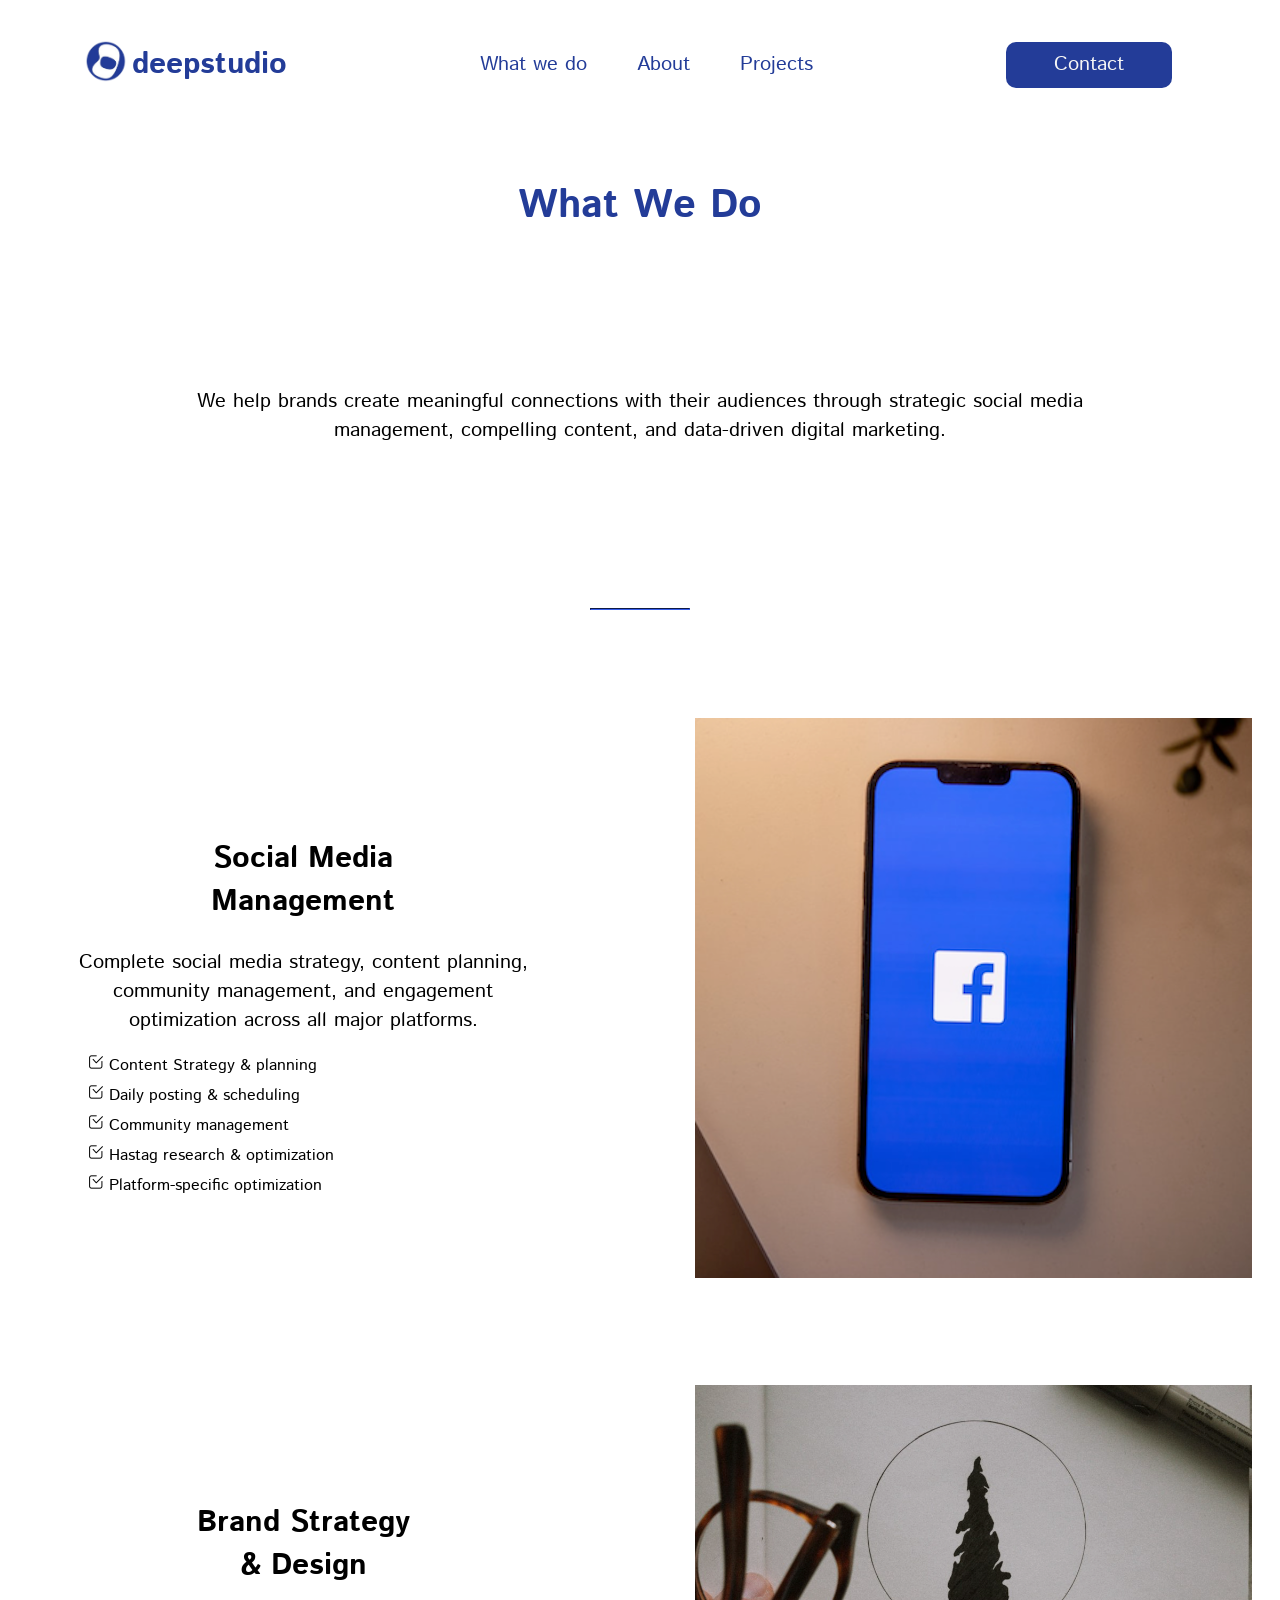
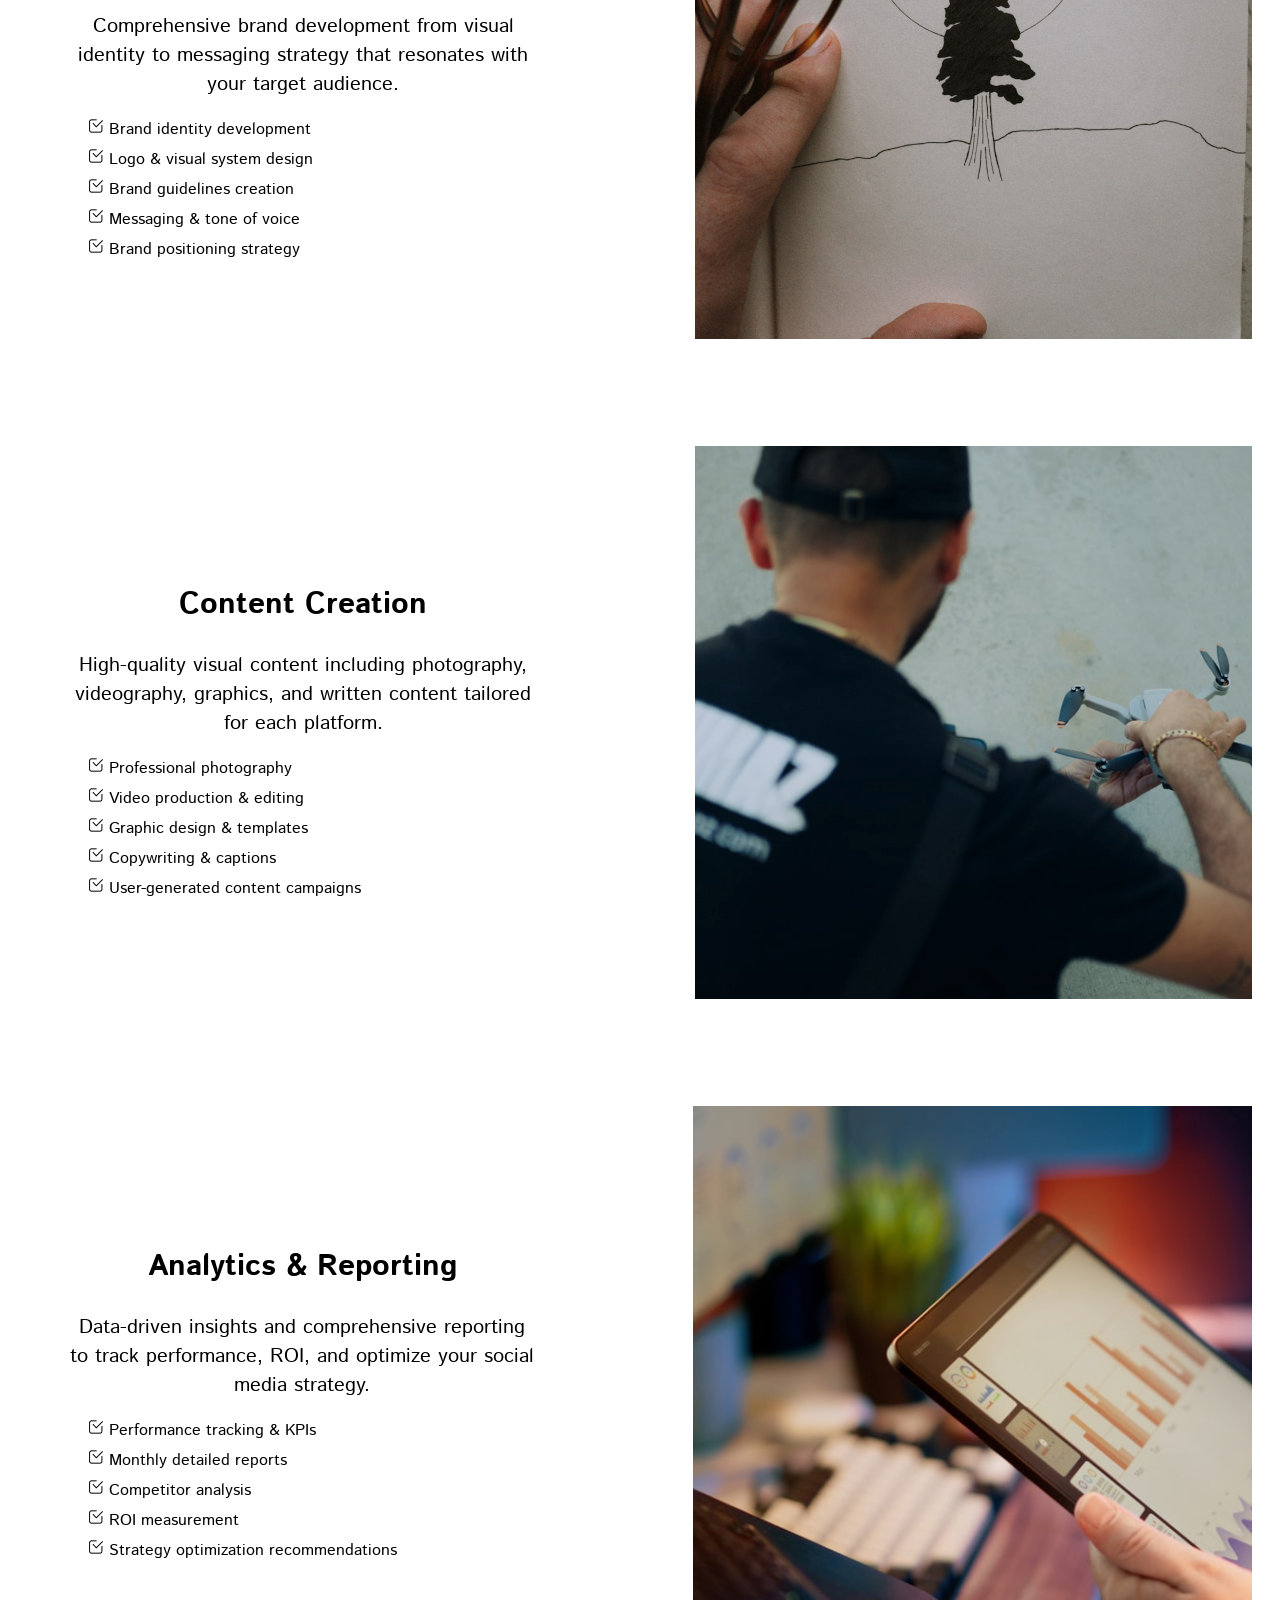
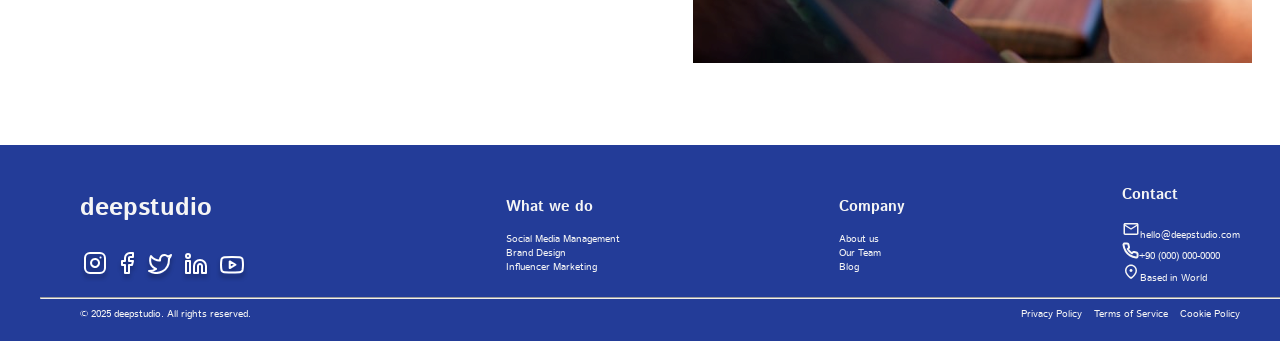
<file: whatwedo.html>
<!DOCTYPE html>
<html lang="en">

<head>
    <meta charset="UTF-8">
    <meta name="viewport" content="width=device-width, initial-scale=1.0">
    <title>deepstudio</title>
    <link rel="stylesheet" href="styles.css">
    <link rel="icon" type="image/x-icon" href="./Assets/Logo.png">
    <link rel="preconnect" href="https://fonts.googleapis.com">
    <link rel="preconnect" href="https://fonts.gstatic.com" crossorigin>
    <link
        href="https://fonts.googleapis.com/css2?family=Be+Vietnam+Pro:ital,wght@0,100;0,200;0,300;0,400;0,500;0,600;0,700;0,800;0,900;1,100;1,200;1,300;1,400;1,500;1,600;1,700;1,800;1,900&family=Istok+Web:ital,wght@0,400;0,700;1,400;1,700&family=Noto+Sans+JP:wght@100..900&family=Roboto:ital,wght@0,100..900;1,100..900&display=swap"
        rel="stylesheet">

</head>

<body>
    <header>
        <nav>
            <div class="navbar--logo">
                <a href="index.html"><img class="img--logo" src="./Assets/Logo.png" alt="logo"></a>
                <a class="text--logo" href="index.html">deepstudio</a>
            </div>
            <div class="navbar--links hidden--sm hidden--md">
                <a class="navbar--link" href="whatwedo.html">What we do</a>
                <a class="navbar--link" href="about.html">About</a>
                <a class="navbar--link" href="projects.html">Projects</a>
            </div>
            <div class="navbar--btn">
                
                <a href="contact.html" class="btn--primary hidden--sm hidden--md" target="_parent">Contact</a>
            </div>

        <div>
            <a href="#" class="hidden--lg nav--menu">
                <img src="./Assets/menu-icon.svg" alt="menu icon"></a>
        </div>
        
        </nav>
    </header>
    <main>
       <section class="section--whatwedo">
        <h2>What We Do</h2>
        <p>We help brands create meaningful connections with their audiences through strategic social media<br> management,
            compelling content, and data-driven digital marketing.</p>
        
            <hr>
        
            <div class="section--whatwedo--contents">
                <div class="section--whatwedo--text" >
                    <h2>Social Media <br> Management</h2>
                    <p>Complete social media strategy, content planning, community management, and engagement optimization across all major platforms.</p>
                    <ul>
                        <li><img src="./Assets/list-icon.svg" alt="list icon"> Content Strategy & planning</li>
                        <li><img src="./Assets/list-icon.svg" alt="list icon"> Daily posting & scheduling</li>
                        <li><img src="./Assets/list-icon.svg" alt="list icon"> Community management</li>
                        <li><img src="./Assets/list-icon.svg" alt="list icon"> Hastag research & optimization</li>
                        <li><img src="./Assets/list-icon.svg" alt="list icon"> Platform-specific optimization</li>
                    </ul>
                </div>
                <div class="section--whatwedo--photo">
                    <picture>
                        <source media="(width < 728px)" srcset="./Assets/wwd-photo-1-sm.png" />
                        <source media="(width > 728.98px)" srcset="./Assets/wwd-photo-1-md-lg.png" />
                        <img src="./Assets/wwd-photo-1-md-lg.png" alt="Facebook page on mobile" />
                    </picture>
                </div>
                
            </div>

            <div class="section--whatwedo--contents">
                
                <div class="section--whatwedo--text">
                    <h2>Brand Strategy<br> & Design</h2>
                    <p>Comprehensive brand development from visual identity to messaging strategy that resonates with your target audience.</p>
                    <ul>
                        <li><img src="./Assets/list-icon.svg" alt="list icon"> Brand identity development</li>
                        <li><img src="./Assets/list-icon.svg" alt="list icon"> Logo & visual system design</li>
                        <li><img src="./Assets/list-icon.svg" alt="list icon"> Brand guidelines creation</li>
                        <li><img src="./Assets/list-icon.svg" alt="list icon"> Messaging & tone of voice</li>
                        <li><img src="./Assets/list-icon.svg" alt="list icon"> Brand positioning strategy</li>
                    </ul>
                </div>
                <div class="section--whatwedo--photo">
                    <picture>
                        <source media="(width < 728px)" srcset="./Assets/wwd-photo-2-sm.png" />
                        <source media="(width > 728.98px)" srcset="./Assets/wwd-photo-2-md-lg.png" />
                        <img src="./Assets/wwd-photo-2-md-lg.png" alt="A photo about branding strategies" />
                    </picture>
                </div>
                
                
            </div>
            <div class="section--whatwedo--contents">
                
                <div class="section--whatwedo--text">
                    <h2>Content Creation</h2>
                    <p>High-quality visual content including photography, videography, graphics, and written content tailored for each platform.</p>
                    <ul>
                        <li><img src="./Assets/list-icon.svg" alt="list icon"> Professional photography</li>
                        <li><img src="./Assets/list-icon.svg" alt="list icon"> Video production & editing</li>
                        <li><img src="./Assets/list-icon.svg" alt="list icon"> Graphic design & templates</li>
                        <li><img src="./Assets/list-icon.svg" alt="list icon"> Copywriting & captions</li>
                        <li><img src="./Assets/list-icon.svg" alt="list icon"> User-generated content campaigns</li>
                    </ul>
                </div>
                <div class="section--whatwedo--photo">
                    <picture>
                        <source media="(width < 728px)" srcset="./Assets/wwd-photo-3-sm.png" />
                        <source media="(width > 728.98px)" srcset="./Assets/wwd-photo-3-md-lg.png" />
                        <img src="./Assets/wwd-photo-3-md-lg.png" alt="A photo about content creation" />
                    </picture>
                </div>
                
                
            </div>
            <div class="section--whatwedo--contents">
                    
                    <div class="section--whatwedo--text">
                        <h2>Analytics & Reporting</h2>
                        <p>Data-driven insights and comprehensive reporting to track performance, ROI, and optimize your social media
                            strategy.</p>
                        <ul>
                            <li><img src="./Assets/list-icon.svg" alt="list icon"> Performance tracking & KPIs</li>
                        <li><img src="./Assets/list-icon.svg" alt="list icon"> Monthly detailed reports</li>
                        <li><img src="./Assets/list-icon.svg" alt="list icon"> Competitor analysis</li>
                        <li><img src="./Assets/list-icon.svg" alt="list icon"> ROI measurement</li>
                        <li><img src="./Assets/list-icon.svg" alt="list icon"> Strategy optimization recommendations</li>
                    </ul>
                </div>
                <div >
                        <picture>
                        <source media="(width < 728px)" srcset="./Assets/wwd-photo-4-sm.png" />
                        <source media="(width > 728.98px)" srcset="./Assets/wwd-photo-4-md-lg.png" />
                        <img src="./Assets/wwd-photo-4-md-lg.png" alt="A photo about analytics" />
                    </picture>
                    </div>
            </div>
    </section>
  
      </main>
<footer>
        <div class="footer--top">
            <div class="footer--logo">
                <p>deepstudio</p>
                <div>
                    <a href="https://www.instagram.com/deepstudio.ai/" target="_blank"><img
                            src="./Assets/instagram-icon.svg" alt="instagram icon"></a>
                    <a href="https://wwww.facebook.com" target="_blank"><img src="./Assets/fb-icon.svg"
                            alt="facebook icon"></a>
                    <a href="https://wwww.x.com" target="_blank"><img src="./Assets/x-icon.svg" alt="x icon"></a>
                    <a href="https://www.linkedin.com" target="_blank"><img src="./Assets/in-icon.svg"
                            alt="linkedin icon"></a>
                    <a href="https://www.youtube.com" target="_blank"><img src="./Assets/yt-icon.svg"
                            alt="youtube icon"></a>
                </div>
            </div>
    
            <div class="column hidden--sm hidden--md">
                <p>What we do</p>
                <a href="#">Social Media Management</a>
                <a href="#">Brand Design</a>
                <a href="#">Influencer Marketing</a>
            </div>
            <div class="column hidden--sm hidden--md">
                <p>Company</p>
                <a href="#">About us</a>
                <a href="#">Our Team</a>
                <a href="#">Blog</a>
            </div>
            <div class="column hidden--sm hidden--md">
                <p>Contact</p>
                <a href="#"><img src="./Assets/email-icon.svg" alt="email icon">hello@deepstudio.com</a>
                <a href="#"><img src="./Assets/phone-icon.svg" alt="phone icon">+90 (000) 000-0000</a>
                <a href="#"><img src="./Assets/location-icon.svg" alt="location icon">Based in World</a>
            </div>
        </div>
        <hr>

        <div class="footer--bottom ">
            <span>© 2025 deepstudio. All rights reserved.</span>
            <div class="hidden--sm hidden--md">
                <a href="#">Privacy Policy</a>
                <a href="#">Terms of Service</a>
                <a href="#">Cookie Policy</a>
            </div>
        </div>
    </footer>
</body>

</html>
</file>
<file: styles.css>
* {
    box-sizing: border-box;
}

body {
    margin: 30px 20px;
    font-family: var(--font--family);
}

:root {
    --font--family: "Istok Web", sans-serif;
    --color--navy: #233C98;
    --color--white: #F5F5F5;
    --site--max-width-sm: 390px;
    --site--max-width-md: 768px;
    --site--max-width-lg: 1024px;
}


nav {
    display: flex;
    flex-direction: row;
    justify-content: space-between;
    align-items: center;

}

.navbar--logo {
    display: flex;
    align-items: center;
    gap: 5px;
}

.img--logo {
    width: 38px;
    height: 38px;

}

.text--logo {
    font-size: 25px;
    font-weight: bold;
    text-decoration: none;
    color: var(--color--navy);
}

.nav--menu {
    width: 38px;
    height: 38px;

}

.btn--primary {
    width: 166px;
    height: 46px;
    font-size: 20px;
    text-decoration: none;
    color: var(--color--white);
    border-radius: 10px;
    background: var(--color--navy);
    display: flex;
    align-items: center;
    justify-content: center;
    text-align: center;
    cursor: pointer;
}


/*HERO SECTION*/

.hero-context {
    display: flex;
    flex-direction: column;
    justify-content: center;
    margin-top: 50px;
    margin-bottom: 30px;
}

.hero--left {
    display: flex;
    flex-direction: column;
    gap: 30px;
}

.hero--right {
    display: flex;
    justify-content: center;
    align-items: center;
}

.hero--photo {
    max-width: 570px;
}

.hero--headline {
    font-size: 50px;
    font-weight: normal;
    line-height: 50px;
    letter-spacing: 0px;
    text-align: center;

}

.hero--text {
    font-size: 20px;
    margin: 0;
    text-align: center;
}

.hero--cta {
    display: flex;
    flex-direction: column;
    justify-content: center;
    align-items: center;
    gap: 20px;
}

.btn--hero {
    width: 310px;
    height: 40px;
    font-size: 20px;

}

.btn--check {
    background: none;
    border-color: var(--color--navy);
    align-items: center;
    border-radius: 10px;
    color: var(--color--navy);
    cursor: pointer;
}

.hero--data {
    display: flex;
    gap: 20px;
    justify-content: center;
    align-items: center;
    text-align: center;
}

.data--numbers {
    font-size: 25px;
    font-weight: bold;
}

.data--dfn {
    font-size: 15px;

}

/*ABOUT SECTION*/

.section--about {
    display: flex;
    flex-direction: column;
    align-items: center;
    margin-top: 50px;
    margin-bottom: 50px;

}


.section--about--title {
    font-size: 40px;
    color: var(--color--navy);
    text-align: center;

}

.section--about--text {
    font-size: 20px;
    text-align: center;
    margin-bottom: 50px;
}

.section--about>hr {
    width: 100px;
    color: var(--color--navy);
    border-color: var(--color--navy);
}

.section--about--content {
    display: flex;
    flex-direction: column;
    justify-content: center;
    align-items: center;
    gap: 30px;
    margin-top: 50px;
    margin-bottom: 50px;
}

.section--about--left {
    display: flex;
    justify-content: center;
    align-items: center;
}

.section--about--right--title {
    font-size: 30px;
    font-weight: lighter;
    text-align: center;
}

.section--about--right--text {
    font-size: 20px;
    text-align: center;
    margin: auto 40px;
}

/* WHATWEDO SECTION*/

.section--whatwedo {
    display: flex;
    flex-direction: column;
    align-items: center;
    margin: 50px auto;

}

.section--whatwedo>h2 {
    font-size: 40px;
    color: var(--color--navy);

}

.section--whatwedo>p {
    font-size: 20px;
    text-align: center;
    margin-bottom: 55px;
}

.section--whatwedo>hr {
    width: 100px;
    color: var(--color--navy);
    border-color: var(--color--navy);
}

.section--whatwedo--contents {
    display: flex;
    flex-direction: column;
    justify-content: center;
    align-items: center;
    gap: 50px;
}

.section--whatwedo--text>h2 {
    font-size: 30px;
    text-align: center;
    margin-top: 50px;
}

.section--whatwedo--text>p {
    font-size: 20px;
    text-align: center;
    margin: auto 40px;
}

.section--whatwedo--text>ul {
    list-style: none;
    line-height: 30px;
    margin-left: 20px;
}


/*PROJECTS SECTION*/

.section--projects {
    display: flex;
    flex-direction: column;
    justify-content:center ;
    align-items: center;
    gap: 30px;
    margin-top: 30px;
    margin-bottom: 50px;
}

.section--projects>h1 {
    font-size: 25px;
    color: var(--color--navy);
}

/*CONTACT SECTION*/

form {
    display: flex;
    flex-direction: column;
    justify-content: center;
    align-items: center;
    gap: 20px;
    width: 100%;
    margin: 20px auto 50px;
}

form>p {
    text-align: center;
    font-size: 20px;
}


.form--row {
    display: flex;
    flex-direction: column;
    gap: 20px;

}

.form--group {
    flex: 1;
    display: flex;
    flex-direction: column;
}


.form--group {
    flex: 1;
    display: flex;
    flex-direction: column;
}

.form--group>label {
    font-size: 20px;
    color: var(--color--navy);
    font-weight: 500;
}

.form--group>input,
.form--group>textarea,
.form--group>select {
    border-radius: 10px;
    border: 1px solid var(--color--navy);
    padding: 12px 15px;
    width: 100%;
}


.form--group>input,
.form--group>select,
.form--group>textarea {
    min-width: 300px;
    width: 100%;
    max-width: var(--site--max-width-sm);
}

.hidden--sm {
    display: none;
}

/*FOOTER*/

footer {
    display: flex;
    flex-direction: column;
    color: var(--color--white);
    background-color: var(--color--navy);
    margin: -30px -20px;
}



.footer--logo {
    margin: auto 40px;
}

.footer--logo>p {
    font-size: 25px;
    font-weight: bold;
}

.footer--logo>a {
    width: 24px;
    height: 24px;
}

footer>hr {
    width: 320px;
}

.footer--bottom>span {
    font-size: 10px;
    margin: auto 40px;
}

@media all and (min-width:768.98px) and (max-width:1024px) {
    
    /* On different pages, footer acts different. For ex; when you go what we do section footer look wider with the same values. Couldn't figure it out why.
    And when you go contact section, acts different again.*/
    
    .hidden--md {
        display: none;
    }

    body {
        margin: 60px;
    }

    .img--logo {
        width: 42px;
        height: 42px;

    }

    .text--logo {
        font-size: 30px;
        font-weight: bold;
        text-decoration: none;
        color: var(--color--navy);
    }
        .section--about--right--text {
            font-size: 20px;
            text-align: center;
            max-width: var(--site--max-width-md);
            margin: auto 40px;
            /* why body's margin is not working? */
        }

        .section--whatwedo--contents {
            display: flex;
            flex-direction: column;
            justify-content: center;
            align-items: center;
            gap: 90px;
        }

        .section--whatwedo--text>h2 {
            font-size: 35px;
            text-align: center;
            margin-top: 50px;
        }

        .section--whatwedo--text>p {
            font-size: 20px;
            text-align: center;
            margin: auto 40px;
        }

        .section--whatwedo--text>ul {
            list-style: none;
            line-height: 30px;
            margin-left: 20px;
        }

        .section--projects>h1 {
            font-size: 35px;
            color: var(--color--navy);
        }



        footer {
            display: flex;
            flex-direction: column;
            color: var(--color--white);
            background-color: var(--color--navy);
            margin: -40px -55px -60px -55px;
        }

        .footer--top {
            display: flex;
            flex-direction: row;
            justify-content: space-between;
            align-items: center;
            gap: 5px;
            margin-right: 40px;


        }

        .footer--logo>p {
            font-size: 25px;
            font-weight: bold;
            margin: 0;
        }

        .footer--logo>a {
            width: 2px;
            height: 24px;
        }

        .column {
            display: flex;
            flex-direction: column;
        }

        .column>p {
            font-size: 15px;
            font-weight: bold;
        }

        .column>a {
            font-size: 10px;
            text-decoration: none;
            color: var(--color--white);
            flex-direction: column;

        }


        .footer--bottom {
            display: flex;
            flex-direction: row;
            justify-content: space-between;
            font-size: 10px;
        }

        .footer--bottom>div>a {
            text-decoration: none;
            color: var(--color--white);

        }

        footer>hr {
            min-width: 740px;
            margin-right: 40px;
        }

            .footer--bottom>div {
                display: flex;
                gap: 12px;
                margin-right: 40px;
            }
 }
    
    
    @media all and (min-width:1024.98px) {

        .hidden--lg {
            display: none;
        }

        .hidden--sm,
    .hidden--md {
        display: flex;
    }

        body {
            margin: 0;
        }

        nav{
            margin: 40px 85px;
            width: 100vw; /* I couldn't figure out why navbar is acting like it has still hamburger menu and adds one more gap for it. So I added width to get the look I need. And that caused of x-scrolling.*/
        }

        .navbar--logo {
            display: flex;
            align-items: center;
            gap: 5px;
        }

        .img--logo {
            width: 42px;
            height: 42px;
        }

        .text--logo {
            font-size: 30px;
            font-weight: bold;
            text-decoration: none;
            color: var(--color--navy);
        }

        .navbar--links {
            display: flex;
            gap: 50px;
        }

        .navbar--link {
            text-decoration: none;
            font-size: 20px;
            font-weight: normal;
            color: var(--color--navy);
        }



        .btn--primary {
            width: 166px;
            height: 46px;
            font-size: 20px;
            text-decoration: none;
            color: var(--color--white);
            border-radius: 10px;
            background: var(--color--navy);
            display: flex;
            align-items: center;
            justify-content: center;
            text-align: center;
            cursor: pointer;
        }

        /*HERO SECTION*/
        .hero--context {
            display: flex;
            flex-direction: row-reverse;
            justify-content: center;
            margin-top: 93px;
            gap: 117px;
            margin-bottom: 55px;
        }

        .hero--left {
            max-width: 704px;
            display: flex;
            flex-direction: column;
            gap: 30px;
        }

        .hero--headline {
            font-size: 80px;
            font-weight: normal;
            line-height: 90px;
            letter-spacing: -5px;
            margin: 0;
        }

        .hero--text {
            font-size: 25px;
            margin: 0;
        }

        .hero--cta {
            display: flex;
            flex-direction: row;
            gap: 30px;
        }

        .btn--hero {
            width: 316px;
            height: 66px;
            font-size: 25px;
            font-weight: bold;
        }

        .btn--check {
            background: none;
            border-color: var(--color--navy);
            align-items: center;
            border-radius: 10px;
            color: var(--color--navy);
            cursor: pointer;
        }

        .hero--data {
            display: flex;
            gap: 67px;
        }

        .data--numbers {
            font-size: 50px;
            font-weight: bold;
        }

        .data--dfn {
            font-size: 20px;
        }

        .hero--photo {
            height: 570px;
        }

/*ABOUT SECTION*/

        .section--about {
            display: flex;
            flex-direction: column;
            align-items: center;

        }


        .section--about--title {
            font-size: 40px;
            color: var(--color--navy);
        }

        .section--about--text {
            font-size: 20px;
            text-align: center;
            margin-bottom: 55px;
        }

        .section--about>hr {
            width: 100px;
            color: var(--color--navy);
            border-color: var(--color--navy);
        }

        .section--about--content {
            display: flex;
            flex-direction: row;
            justify-content: center;
            align-items: center;
            max-width: 1224px;
            gap: 117px;
            margin-top: 55px;
            margin-bottom: 75px;
        }


        .section--about--right--title {
            font-size: 30px;
            font-weight: lighter;
            text-align: left;
        }

        .section--about--right--text {
            font-size: 20px;
            max-width: 504px;
        }

        /*WHAT WE DO SECTION*/


        .section--whatwedo {
            display: flex;
            flex-direction: column;
            align-items: center;
            margin: 55px auto 75px;
            gap: 100px;
        }

        .section--whatwedo>h2 {
            font-size: 40px;
            color: var(--color--navy);

        }

        .section--whatwedo>p {
            font-size: 20px;
            text-align: center;
            margin-bottom: 55px;
        }

        .section--whatwedo>hr {
            width: 100px;
            color: var(--color--navy);
            border-color: var(--color--navy);
        }

        .section--whatwedo--contents {
            display: flex;
            flex-direction: row;
            justify-content: center;
            align-items: center;
            max-width: 1224px;
            gap: 117px;
        }


        .section--whatwedo--text>h2 {
            font-size: 30px;
        }

        .section--whatwedo--text>p {
            font-size: 20px;
            max-width: 504px;
        }

        .section--whatwedo--text>ul {
            list-style: none;
            line-height: 30px;
        }



        /*PROJECTS SECTION*/

 .section--projects {
     display: flex;
     flex-direction: row;
     overflow: auto;
     flex-wrap: nowrap;
     margin-left: 40px;
 }

 .section--projects>blockquote {
     display: inline-block;
     flex-shrink: 0;
 }

        /*CONTACT SECTION*/

        form {
            display: flex;
            flex-direction: column;
            justify-content: center;
            align-items: center;
            gap: 30px;
            width: 100%;
            margin: 20px auto 75px;
            max-width: 500px;
        }


        .form--row {
            display: flex;
            flex-direction: row;
            gap: 20px;

        }

        .form--group {
            flex: 1;
            display: flex;
            flex-direction: column;
        }

        .form--group>input {
            min-width: 240px;
            width: 100%;
            max-width: 800px;
        }


        .form--group>select,
        .form--group>textarea {
            min-width: 500px;
            width: 100%;
            max-width: 800px;
        }

        .form--group {
            flex: 1;
            display: flex;
            flex-direction: column;
        }

        .form--group>label {
            font-size: 16px;
            color: var(--color--navy);
            font-weight: 500;
        }

        .form--group>input,
        .form--group>textarea,
        .form--group>select {
            border-radius: 10px;
            border: 1px solid var(--color--navy);
            padding: 12px 15px;
            width: 100%;
        }



        footer {
            display: flex;
            flex-direction: column;
            padding: 20px 40px;
            color: var(--color--white);
            background-color: var(--color--navy);
            margin: auto;
        }

        .footer--top {
            display: flex;
            flex-direction: row;
            justify-content: space-between;
            align-items: center;
            gap: 12px;

        }

        .footer--logo>p {
            font-size: 25px;
            font-weight: bold;
        }

        .footer--logo>a {
            width: 2px;
            height: 24px;
        }

        .column {
            display: flex;
            flex-direction: column;
        }

        .column>p {
            font-size: 15px;
            font-weight: bold;
        }

        .column>a {
            font-size: 10px;
            text-decoration: none;
            color: var(--color--white);
            flex-direction: column;
        }


        .footer--bottom {
            display: flex;
            flex-direction: row;
            justify-content: space-between;
            font-size: 10px;
    ;
        }

        .footer--bottom>div>a {
            text-decoration: none;
            color: var(--color--white);

        }

        footer>hr {
            width: 1384px;
        }

        .footer--bottom>div {
            display: flex;
            gap: 12px;
        }
 }
</file>
